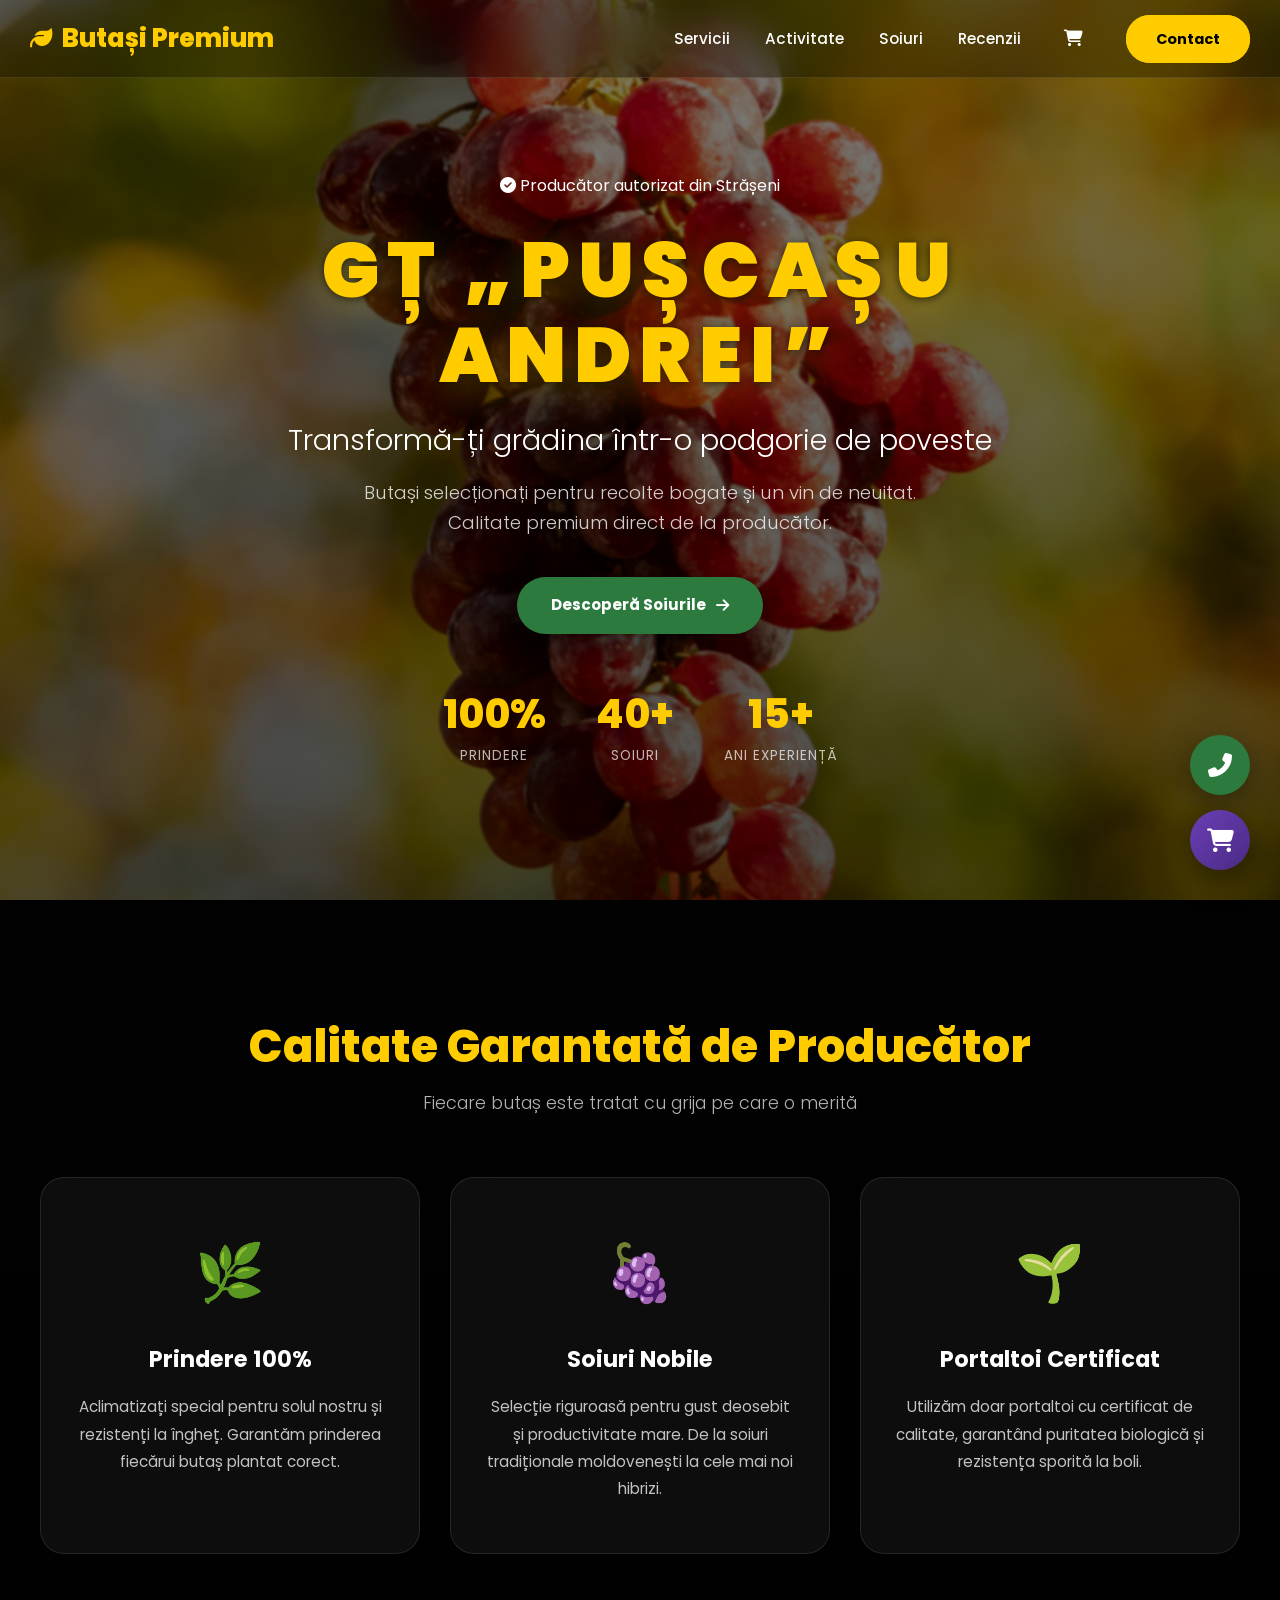
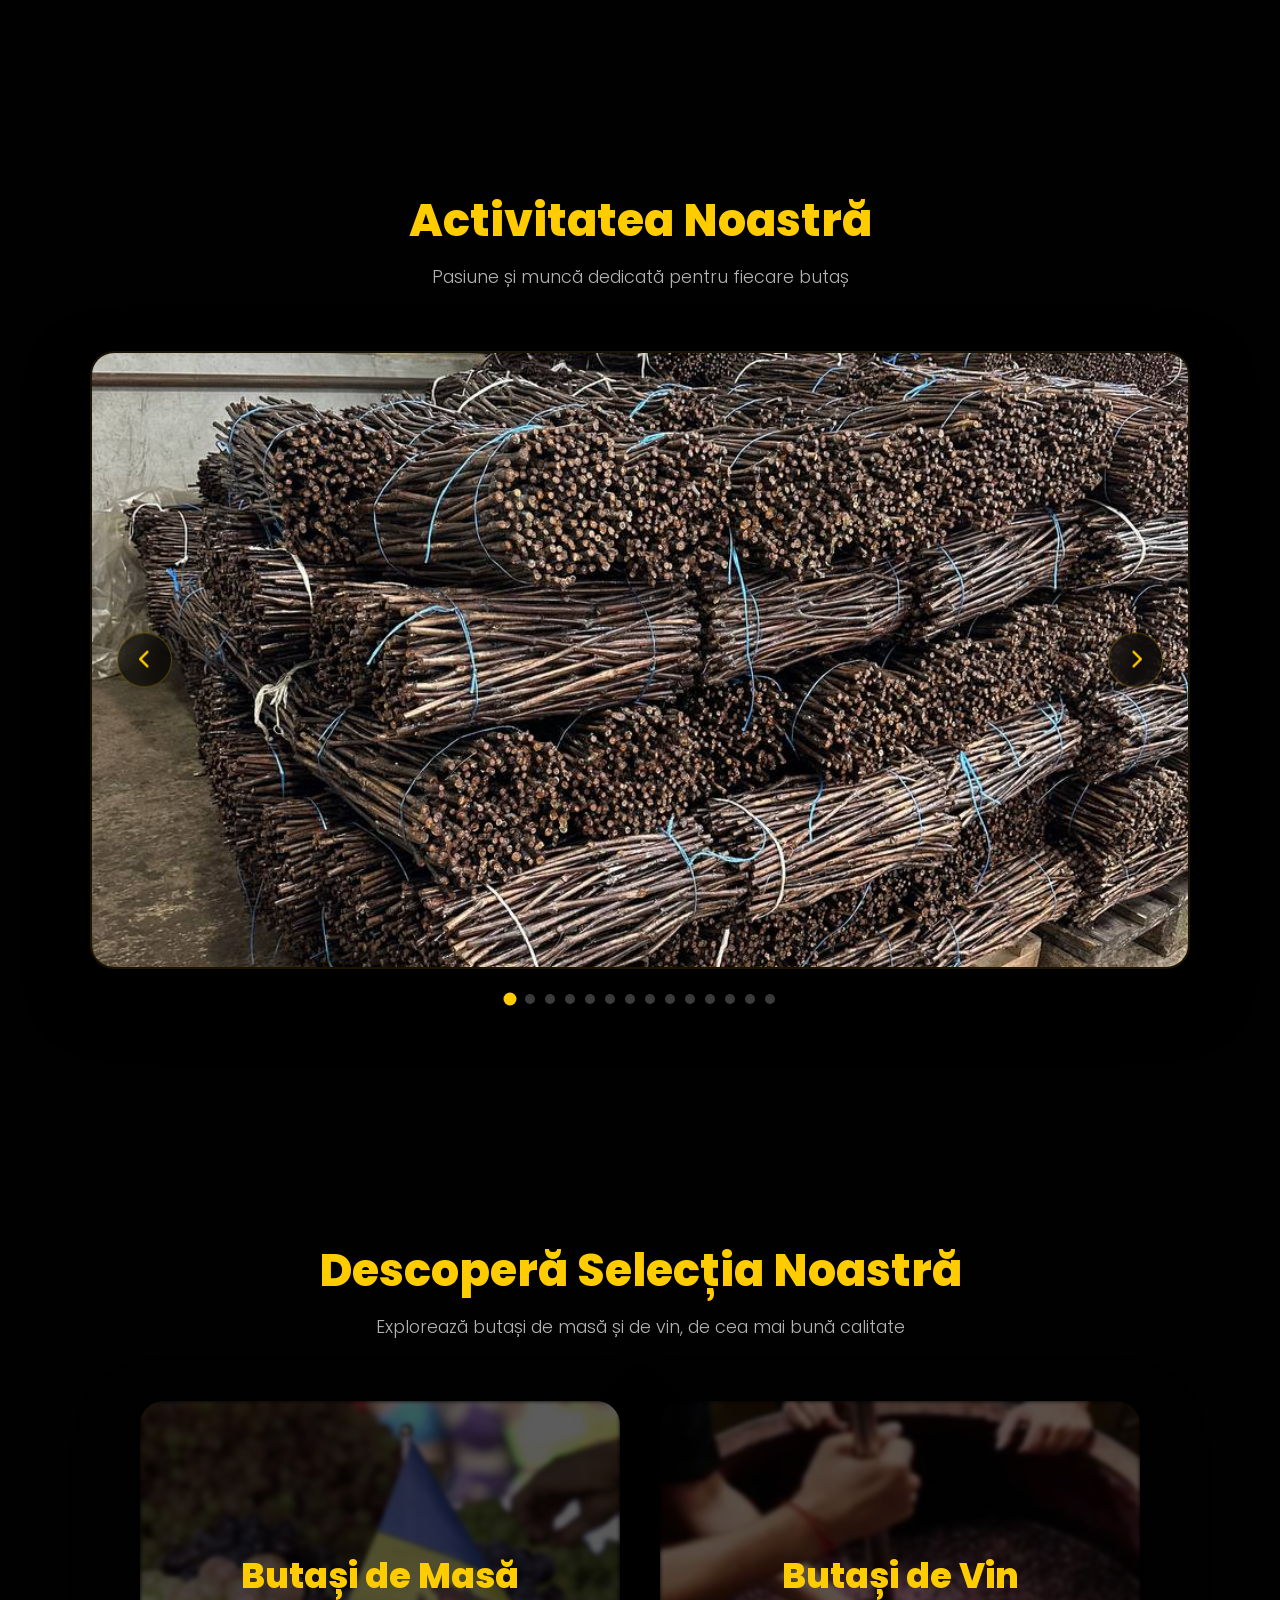
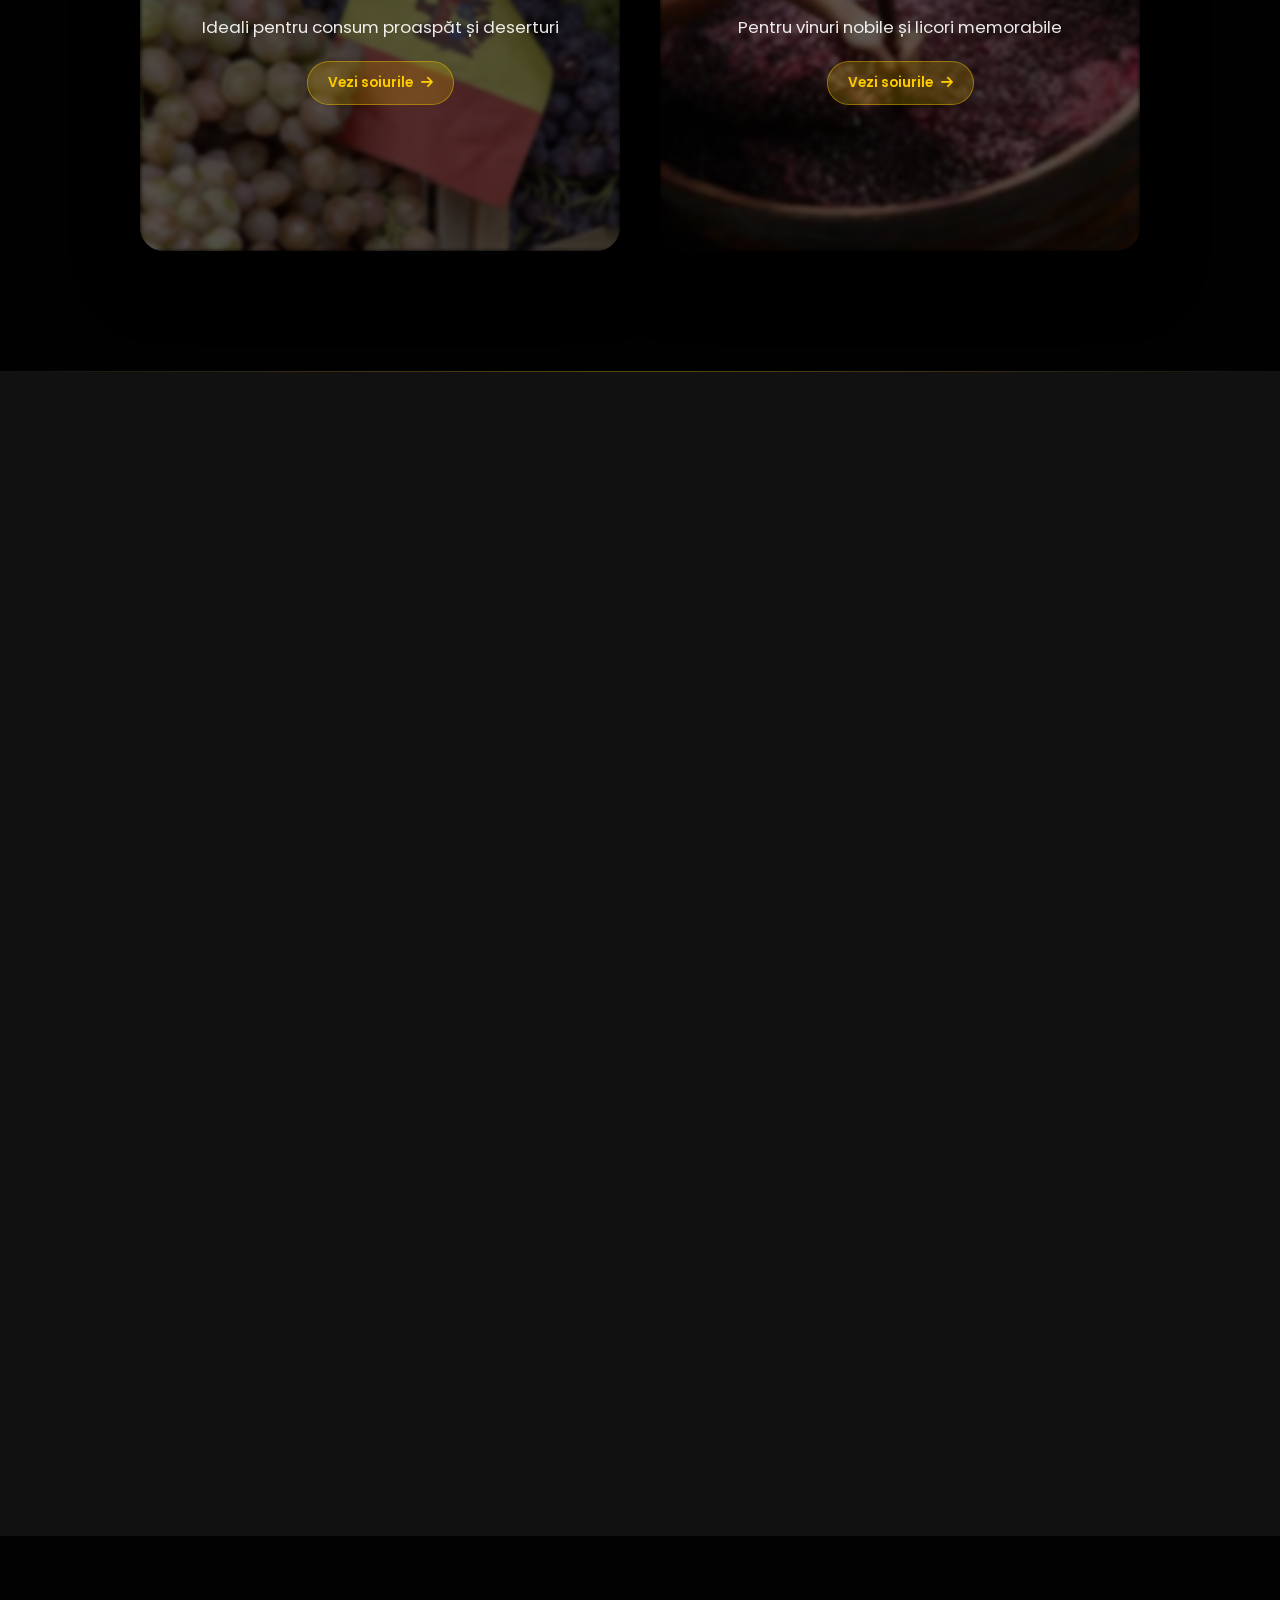
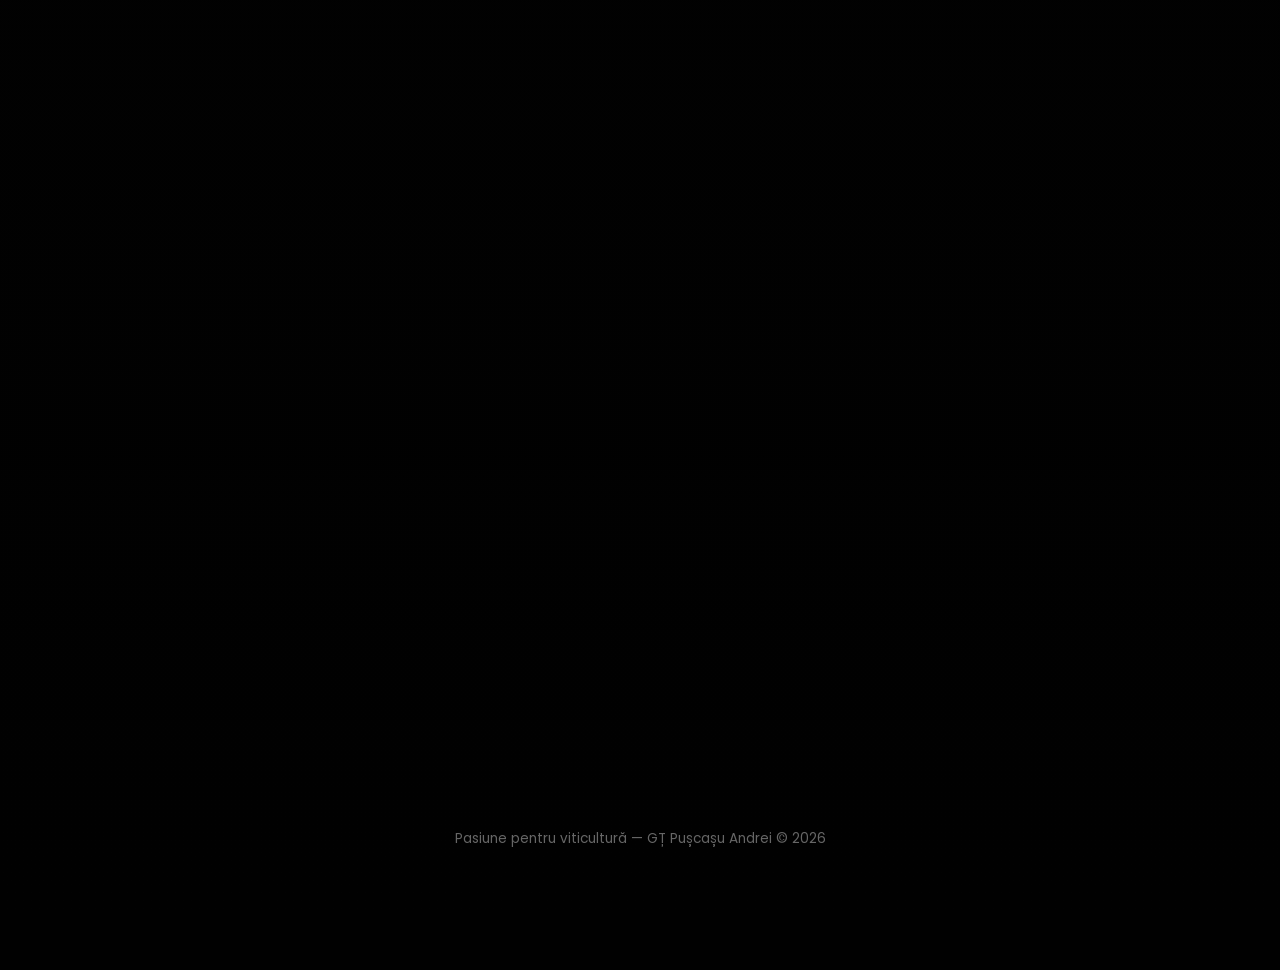
<file: index.html>
<!DOCTYPE html>
<html lang="ro">
<head>
    <meta charset="UTF-8">
    <meta name="viewport" content="width=device-width, initial-scale=1.0, maximum-scale=1.0, user-scalable=no">
    <title>Butași Premium MD – Producător Butași Viță de Vie | GȚ Pușcașu Andrei</title>
    <meta name="description" content="Butași de viță de vie din Moldova, producător din Strășeni, satul Vorniceni. Soiuri de masă și de vin, prindere garantată, calitate premium și preț avantajos.">
    <link rel="canonical" href="https://butasipremium.com/">
    <meta name="keywords" content="butași viță de vie, butași Moldova, butași Strășeni, Vorniceni, viță de vie, soiuri de masă, soiuri de vin, pepinieră viticolă">
    <meta name="google-site-verification" content="s4KlY7zMoYkNX90Z4KT1FX3IvEk9r_F55dx97pqpvt0">
    <meta name="language" content="ro">
    <meta name="geo.region" content="MD">
    <meta name="geo.placename" content="Vorniceni">
    <meta property="og:type" content="website">
    <meta property="og:url" content="https://butasipremium.com/">
    <meta property="og:title" content="Butași Premium MD - GȚ Pușcașu Andrei">
    <meta property="og:description" content="Producător de butași de viță de vie din Strășeni. Calitate premium și prindere garantată.">
    <meta property="og:image" content="https://butasipremium.com/Img/link.jpg">
    <link rel="icon" type="image/png" href="/Img/logoul.png">
    <link rel="apple-touch-icon" href="/Img/logoul.png">
    <link href="https://fonts.googleapis.com/css2?family=Poppins:wght@300;400;600;700;800;900&display=swap" rel="stylesheet">
    <link rel="stylesheet" href="https://cdnjs.cloudflare.com/ajax/libs/font-awesome/6.4.0/css/all.min.css">
    <link rel="stylesheet" href="css/style.css">
    <link rel="stylesheet" href="css/cart.css">

</head>
<body>

    <nav class="navbar" id="navbar">
        <div class="nav-container">
            <a href="index.html" class="nav-logo">
                <i class="fas fa-leaf"></i>
                Butași Premium
            </a>
            <ul class="nav-menu" id="navMenu">
                <li><a href="#servicii" class="nav-link">Servicii</a></li>
                <li><a href="#activitate" class="nav-link">Activitate</a></li>
                <li><a href="#soiuri" class="nav-link">Soiuri</a></li>
                <li><a href="#testimoniale" class="nav-link">Recenzii</a></li>
                <li><a href="cos.html" class="nav-cart" title="Coșul meu de cumpărături"><i class="fas fa-shopping-cart"></i><span class="cart-badge hidden" data-cart-badge>0</span></a></li>
                <li><a href="#contact" class="nav-btn">Contact</a></li>
            </ul>
            <div class="nav-toggle" id="navToggle">
                <span></span>
                <span></span>
                <span></span>
            </div>
        </div>
    </nav>

    <header class="hero" id="top">
        <div class="hero-content">
            <div class="hero-badge fade-in">
                <i class="fas fa-check-circle"></i>
                Producător autorizat din Strășeni
            </div>
            <h1 class="company-name fade-in stagger-1">GȚ „Pușcașu Andrei”</h1>
            <h2 class="hero-subtitle fade-in stagger-2">Transformă-ți grădina într-o podgorie de poveste</h2>
            <p class="hero-description fade-in stagger-2">Butași selecționați pentru recolte bogate și un vin de neuitat. Calitate premium direct de la producător.</p>
            <a href="#soiuri" class="btn btn-primary fade-in stagger-3">
                Descoperă Soiurile
                <i class="fas fa-arrow-right"></i>
            </a>
            <div class="hero-stats fade-in stagger-3">
                <div class="stat-item">
                    <span class="stat-number">100%</span>
                    <span class="stat-label">Prindere</span>
                </div>
                <div class="stat-item">
                    <span class="stat-number">40+</span>
                    <span class="stat-label">Soiuri</span>
                </div>
                <div class="stat-item">
                    <span class="stat-number">15+</span>
                    <span class="stat-label">Ani experiență</span>
                </div>
            </div>
        </div>
    </header>

    <section id="servicii" class="section-glass" style="--bg-image: url('../Img/vin.jpg');">
        <div class="content-wrapper">
            <h2 class="section-title fade-in">Calitate Garantată de Producător</h2>
            <p class="section-subtitle fade-in">Fiecare butaș este tratat cu grija pe care o merită</p>
            <div class="servicii-grid">
                <div class="serviciu-card fade-in stagger-1">
                    <div class="serviciu-icon">🌿</div>
                    <h3>Prindere 100%</h3>
                    <p>Aclimatizați special pentru solul nostru și rezistenți la îngheț. Garantăm prinderea fiecărui butaș plantat corect.</p>
                </div>
                <div class="serviciu-card fade-in stagger-2">
                    <div class="serviciu-icon">🍇</div>
                    <h3>Soiuri Nobile</h3>
                    <p>Selecție riguroasă pentru gust deosebit și productivitate mare. De la soiuri tradiționale moldovenești la cele mai noi hibrizi.</p>
                </div>
                <div class="serviciu-card fade-in stagger-3">
                    <div class="serviciu-icon">🌱</div>
                    <h3>Portaltoi Certificat</h3>
                    <p>Utilizăm doar portaltoi cu certificat de calitate, garantând puritatea biologică și rezistența sporită la boli.</p>
                </div>
            </div>
        </div>
    </section>

    <section id="activitate" class="section-glass" style="--bg-image: url('../Img/vinInspate.jpg');">
        <div class="content-wrapper">
            <h2 class="section-title fade-in">Activitatea Noastră</h2>
            <p class="section-subtitle fade-in">Pasiune și muncă dedicată pentru fiecare butaș</p>
            <div class="carousel-wrapper fade-in">
                <div class="carousel-container">
                    <div class="carousel-track" id="carouselTrack">
                        <div class="carousel-slide"><img src="poze activitate/1.jpg" alt="Depozit butași"></div>
                        <div class="carousel-slide"><img src="poze activitate/2.jpg" alt="Pregătire butași"></div>
                        <div class="carousel-slide video-split">
                            <video autoplay muted loop playsinline><source src="poze activitate/3.mp4" type="video/mp4"></video>
                            <video autoplay muted loop playsinline><source src="poze activitate/4.mp4" type="video/mp4"></video>
                        </div>
                        <div class="carousel-slide"><img src="poze activitate/5.jpg" alt="Procesare"></div>
                        <div class="carousel-slide"><img src="poze activitate/6.jpg" alt="Lucru manual"></div>
                        <div class="carousel-slide"><img src="poze activitate/7.jpg" alt="Seră butași"></div>
                        <div class="carousel-slide"><img src="poze activitate/8.jpg" alt="Răsadniță"></div>
                        <div class="carousel-slide"><img src="poze activitate/9.jpg" alt="Câmp viță de vie"></div>
                        <div class="carousel-slide"><img src="poze activitate/10.jpg" alt="Plantare"></div>
                        <div class="carousel-slide"><img src="poze activitate/11.jpg" alt="Echipa la lucru"></div>
                        <div class="carousel-slide"><img src="poze activitate/12.jpg" alt="Recoltă"></div>
                        <div class="carousel-slide"><img src="poze activitate/13.jpg" alt="Butași finali"></div>
                        <div class="carousel-slide"><img src="poze activitate/14.jpg" alt="Ambalare"></div>
                        <div class="carousel-slide"><img src="poze activitate/15.jpg" alt="Livrare"></div>
                    </div>
                    <button class="carousel-btn prev" id="prevBtn" aria-label="Anterior"><i class="fas fa-chevron-left"></i></button>
                    <button class="carousel-btn next" id="nextBtn" aria-label="Următor"><i class="fas fa-chevron-right"></i></button>
                </div>
                <div class="carousel-dots" id="carouselDots"></div>
            </div>
        </div>
    </section>

    <section id="soiuri" class="section-glass" style="--bg-image: url('../Img/grape.jpg');">
        <div class="content-wrapper">
            <h2 class="section-title fade-in">Descoperă Selecția Noastră</h2>
            <p class="section-subtitle fade-in">Explorează butași de masă și de vin, de cea mai bună calitate</p>
            <div class="categorii-grid">
                <a href="butasi-masa.html" class="categorie-card fade-in stagger-1">
                    <img src="Img/masa.jpg" alt="Butași de Masă">
                    <div class="categorie-overlay">
                        <h3>Butași de Masă</h3>
                        <p>Ideali pentru consum proaspăt și deserturi</p>
                        <span class="tap-hint">Vezi soiurile <i class="fas fa-arrow-right"></i></span>
                    </div>
                </a>
                <a href="butasi-vin.html" class="categorie-card fade-in stagger-2">
                    <img src="Img/vinbutoi.jpg" alt="Butași de Vin">
                    <div class="categorie-overlay">
                        <h3>Butași de Vin</h3>
                        <p>Pentru vinuri nobile și licori memorabile</p>
                        <span class="tap-hint">Vezi soiurile <i class="fas fa-arrow-right"></i></span>
                    </div>
                </a>
            </div>
        </div>
    </section>

    <section id="testimoniale" class="testimonials-section">
        <div class="content-wrapper">
            <h2 class="section-title fade-in">Ce Spun Clienții Noștri</h2>
            <p class="section-subtitle fade-in">Peste 500 de grădini transformate cu butașii noștri</p>
            <div class="testimonials-grid">
                <div class="testimonial-card fade-in stagger-1">
                    <div class="testimonial-quote">"</div>
                    <p class="testimonial-text">Am comandat 50 de butași de Fetească Neagră și Muscat Ottonel. Prinderea a fost aproape 100%, iar calitatea butașilor este excepțională. Recomand cu încredere!</p>
                    <div class="testimonial-author">
                        <div class="testimonial-avatar">IC</div>
                        <div class="testimonial-info">
                            <h4>Ion Cojocaru</h4>
                            <span>Orhei, Republica Moldova</span>
                            <div class="testimonial-stars">
                                <i class="fas fa-star"></i>
                                <i class="fas fa-star"></i>
                                <i class="fas fa-star"></i>
                                <i class="fas fa-star"></i>
                                <i class="fas fa-star"></i>
                            </div>
                        </div>
                    </div>
                </div>
                <div class="testimonial-card fade-in stagger-2">
                    <div class="testimonial-quote">"</div>
                    <p class="testimonial-text">De 3 ani cumpăr butași de la GȚ Pușcașu Andrei. Soiurile de masă sunt dulci și aromate exact cum promiteau. Livrarea rapidă și ambalarea profesionistă.</p>
                    <div class="testimonial-author">
                        <div class="testimonial-avatar">MP</div>
                        <div class="testimonial-info">
                            <h4>Mariana Popescu</h4>
                            <span>Bălți, Republica Moldova</span>
                            <div class="testimonial-stars">
                                <i class="fas fa-star"></i>
                                <i class="fas fa-star"></i>
                                <i class="fas fa-star"></i>
                                <i class="fas fa-star"></i>
                                <i class="fas fa-star"></i>
                            </div>
                        </div>
                    </div>
                </div>
                <div class="testimonial-card fade-in stagger-3">
                    <div class="testimonial-quote">"</div>
                    <p class="testimonial-text">Am plantat un hectar cu Cabernet Sauvignon și Merlot. Butașii au prins toți, iar acum avem o podgorie superbă. Mulțumim pentru consultanța oferită!</p>
                    <div class="testimonial-author">
                        <div class="testimonial-avatar">VC</div>
                        <div class="testimonial-info">
                            <h4>Vasile Ciobanu</h4>
                            <span>Căușeni, Republica Moldova</span>
                            <div class="testimonial-stars">
                                <i class="fas fa-star"></i>
                                <i class="fas fa-star"></i>
                                <i class="fas fa-star"></i>
                                <i class="fas fa-star"></i>
                                <i class="fas fa-star-half-alt"></i>
                            </div>
                        </div>
                    </div>
                </div>
                <div class="testimonial-card fade-in stagger-1">
                    <div class="testimonial-quote">"</div>
                    <p class="testimonial-text">Butașii de Muscat Italia sunt cei mai buni pe care i-am avut. Strugurii sunt mari, dulci și foarte aromati. O să mai comand și anul viitor!</p>
                    <div class="testimonial-author">
                        <div class="testimonial-avatar">ET</div>
                        <div class="testimonial-info">
                            <h4>Elena Toma</h4>
                            <span>Chișinău, Republica Moldova</span>
                            <div class="testimonial-stars">
                                <i class="fas fa-star"></i>
                                <i class="fas fa-star"></i>
                                <i class="fas fa-star"></i>
                                <i class="fas fa-star"></i>
                                <i class="fas fa-star"></i>
                            </div>
                        </div>
                    </div>
                </div>
                <div class="testimonial-card fade-in stagger-2">
                    <div class="testimonial-quote">"</div>
                    <p class="testimonial-text">Serviciu excelent! Am primit butașii în 2 zile, ambalați perfect. Am plantat 30 de butași de Viorica și Rkatsiteli. Toți au prins fără probleme.</p>
                    <div class="testimonial-author">
                        <div class="testimonial-avatar">DR</div>
                        <div class="testimonial-info">
                            <h4>Dumitru Rusu</h4>
                            <span>Comrat, Republica Moldova</span>
                            <div class="testimonial-stars">
                                <i class="fas fa-star"></i>
                                <i class="fas fa-star"></i>
                                <i class="fas fa-star"></i>
                                <i class="fas fa-star"></i>
                                <i class="fas fa-star"></i>
                            </div>
                        </div>
                    </div>
                </div>
                <div class="testimonial-card fade-in stagger-3">
                    <div class="testimonial-quote">"</div>
                    <p class="testimonial-text">Am cumpărat butași premium (Avatar, Lamborghini) pentru grădina mea. Sunt soiuri rare și deosebite. Calitatea este pe măsura prețului!</p>
                    <div class="testimonial-author">
                        <div class="testimonial-avatar">AM</div>
                        <div class="testimonial-info">
                            <h4>Andrei Marin</h4>
                            <span>Soroca, Republica Moldova</span>
                            <div class="testimonial-stars">
                                <i class="fas fa-star"></i>
                                <i class="fas fa-star"></i>
                                <i class="fas fa-star"></i>
                                <i class="fas fa-star"></i>
                                <i class="fas fa-star"></i>
                            </div>
                        </div>
                    </div>
                </div>
            </div>
        </div>
    </section>

    <footer id="contact" class="section-glass" style="--bg-image: url('../Img/grape.jpg');">
        <div class="content-wrapper">
            <h2 class="section-title fade-in">Suntem la un mesaj distanță</h2>
            <p class="section-subtitle fade-in">Alege metoda preferată de comunicare și hai să discutăm</p>
            <div class="contact-grid fade-in">
                <div class="contact-map">
                    <h3><i class="fas fa-map-marked-alt"></i> Găsește-ne aici</h3>
                    <iframe src="https://www.google.com/maps/embed?pb=!1m18!1m12!1m3!1d21706.022366852674!2d28.425495599999998!3d47.15290314999999!2m3!1f0!2f0!3f0!3m2!1i1024!2i768!4f13.1!3m3!1m2!1s0x40cbc90018c83d89%3A0x67878f9940a063db!2sGt%E2%80%9DPuscasu%20Andrei!5e0!3m2!1sro!2s!4v1767385154631!5m2!1sro!2s" allowfullscreen="" loading="lazy" referrerpolicy="no-referrer-when-downgrade"></iframe>
                </div>
                <div class="contact-info">
                    <div class="contact-data">
                        <a href="tel:+37369705404" class="data-item">
                            <i class="fas fa-phone-alt"></i>
                            <span>069 705 404 / 060 010 332</span>
                        </a>
                        <div class="data-item">
                            <i class="fas fa-map-marker-alt"></i>
                            <span>Vorniceni, Strășeni, Republica Moldova</span>
                        </div>
                        <a href="mailto:gt.puscasu.andrei@gmail.com" class="data-item">
                            <i class="fas fa-envelope"></i>
                            <span>gt.puscasu.andrei@gmail.com</span>
                        </a>
                    </div>
                    <div class="social-box">
                        <h3>Social Media</h3>
                        <div class="social-icons">
                            <a href="tel:+37362192902" class="social-btn" title="Sună acum"><i class="fas fa-phone-alt"></i></a>
                            <a href="https://www.tiktok.com/@gt.puscasu.andrei" target="_blank" class="social-btn" title="TikTok"><i class="fab fa-tiktok"></i></a>
                        </div>
                    </div>
                </div>
            </div>
            <p class="copyright">
                 Pasiune pentru viticultură — GȚ Pușcașu Andrei © 2026
            </p>
        </div>
    </footer>

    <div class="floating-cta">
        <a href="tel:+37369705404" class="float-btn phone" title="Sună acum">
            <i class="fas fa-phone-alt"></i>
        </a>
        <a href="cos.html" class="float-btn cart" title="Coșul meu de cumpărături">
            <i class="fas fa-shopping-cart"></i>
            <span class="cart-badge hidden" data-cart-badge>0</span>
        </a>
    </div>

    <script src="js/main.js"></script>
    <script src="js/cart.js"></script>
</body>
</html>
</file>
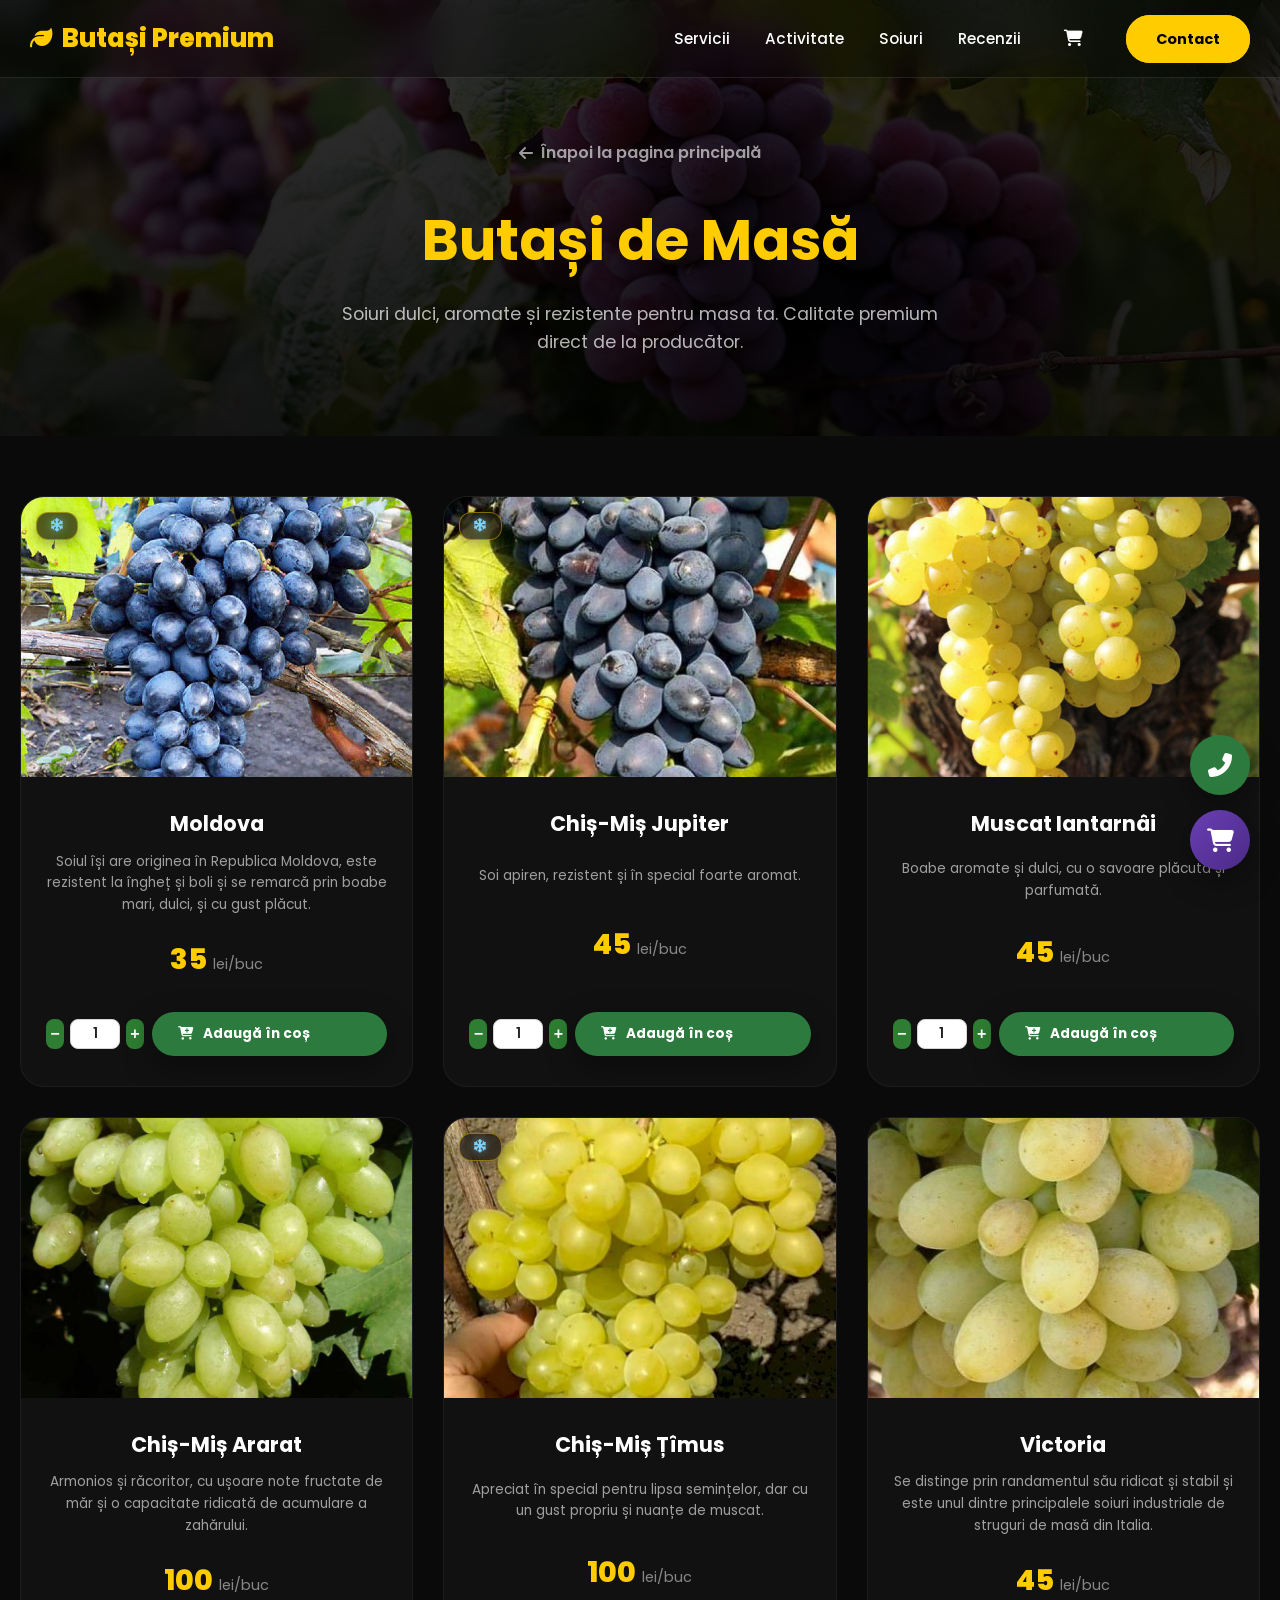
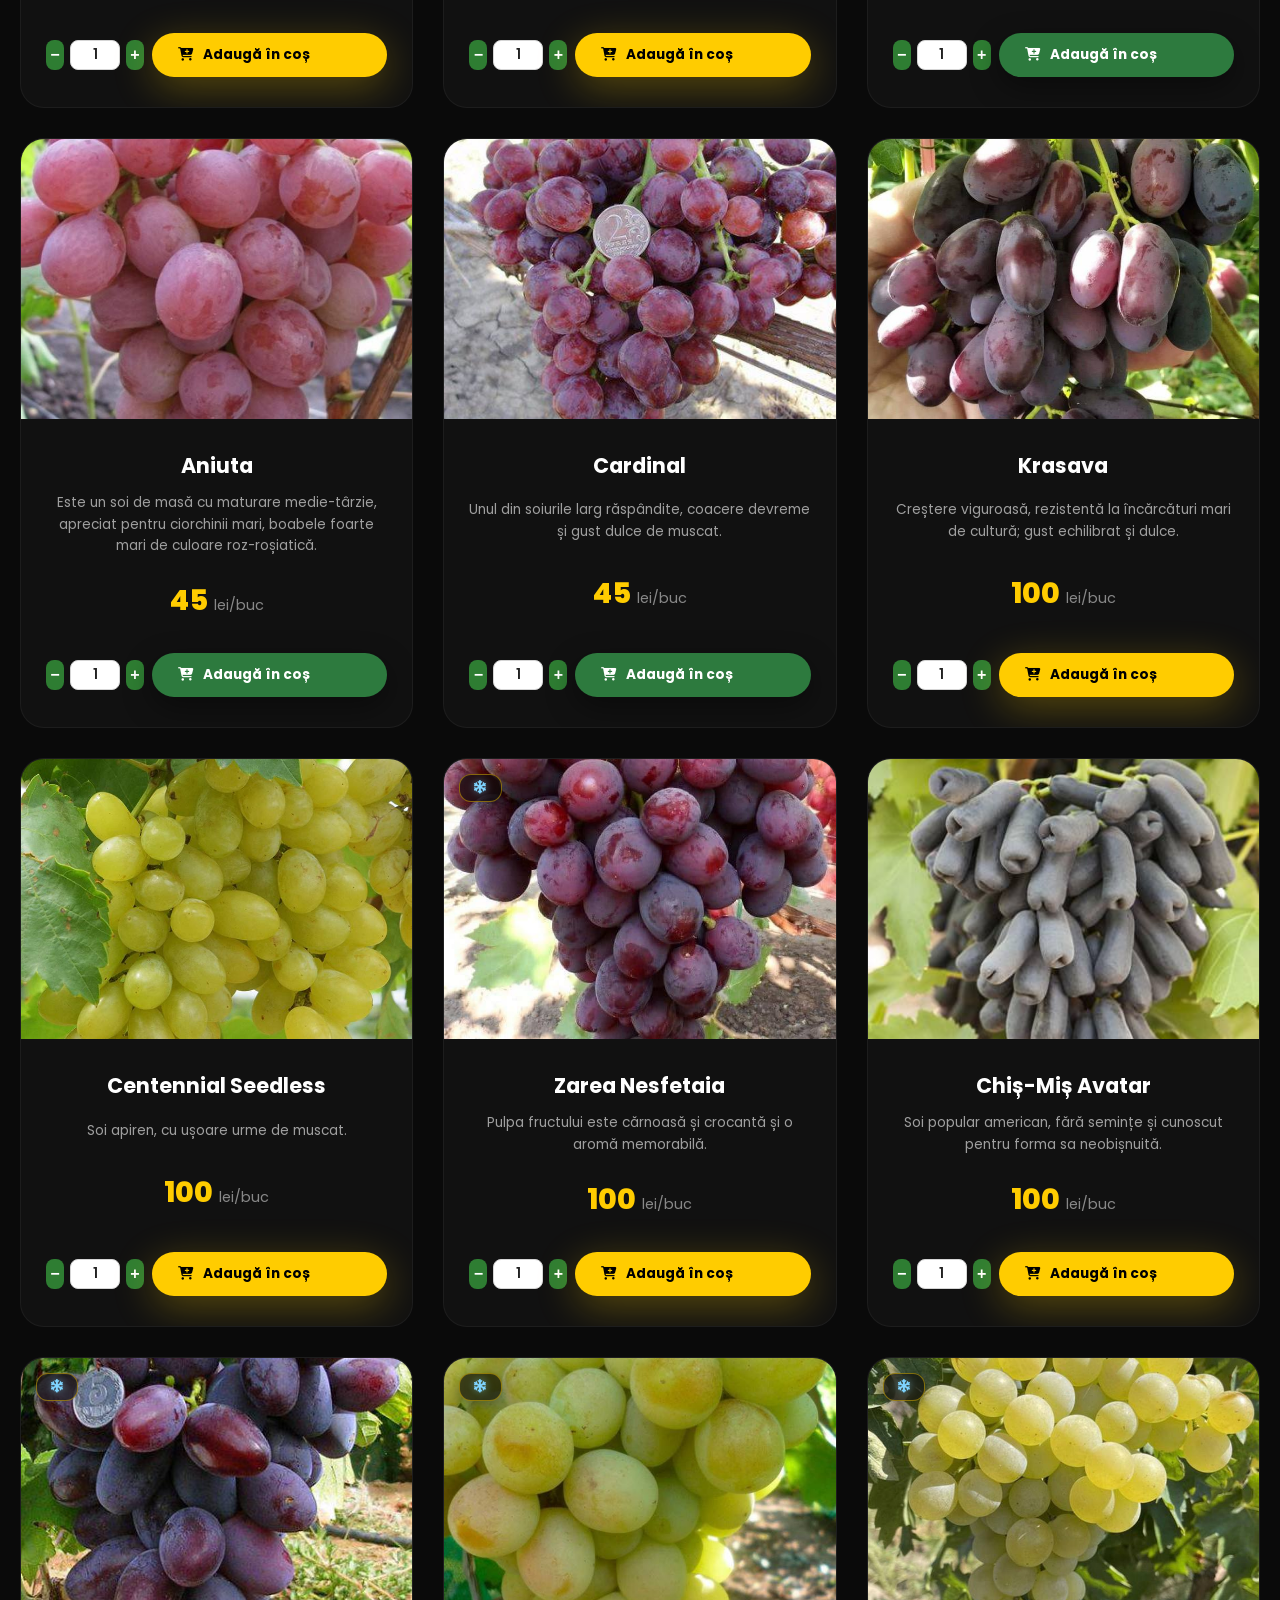
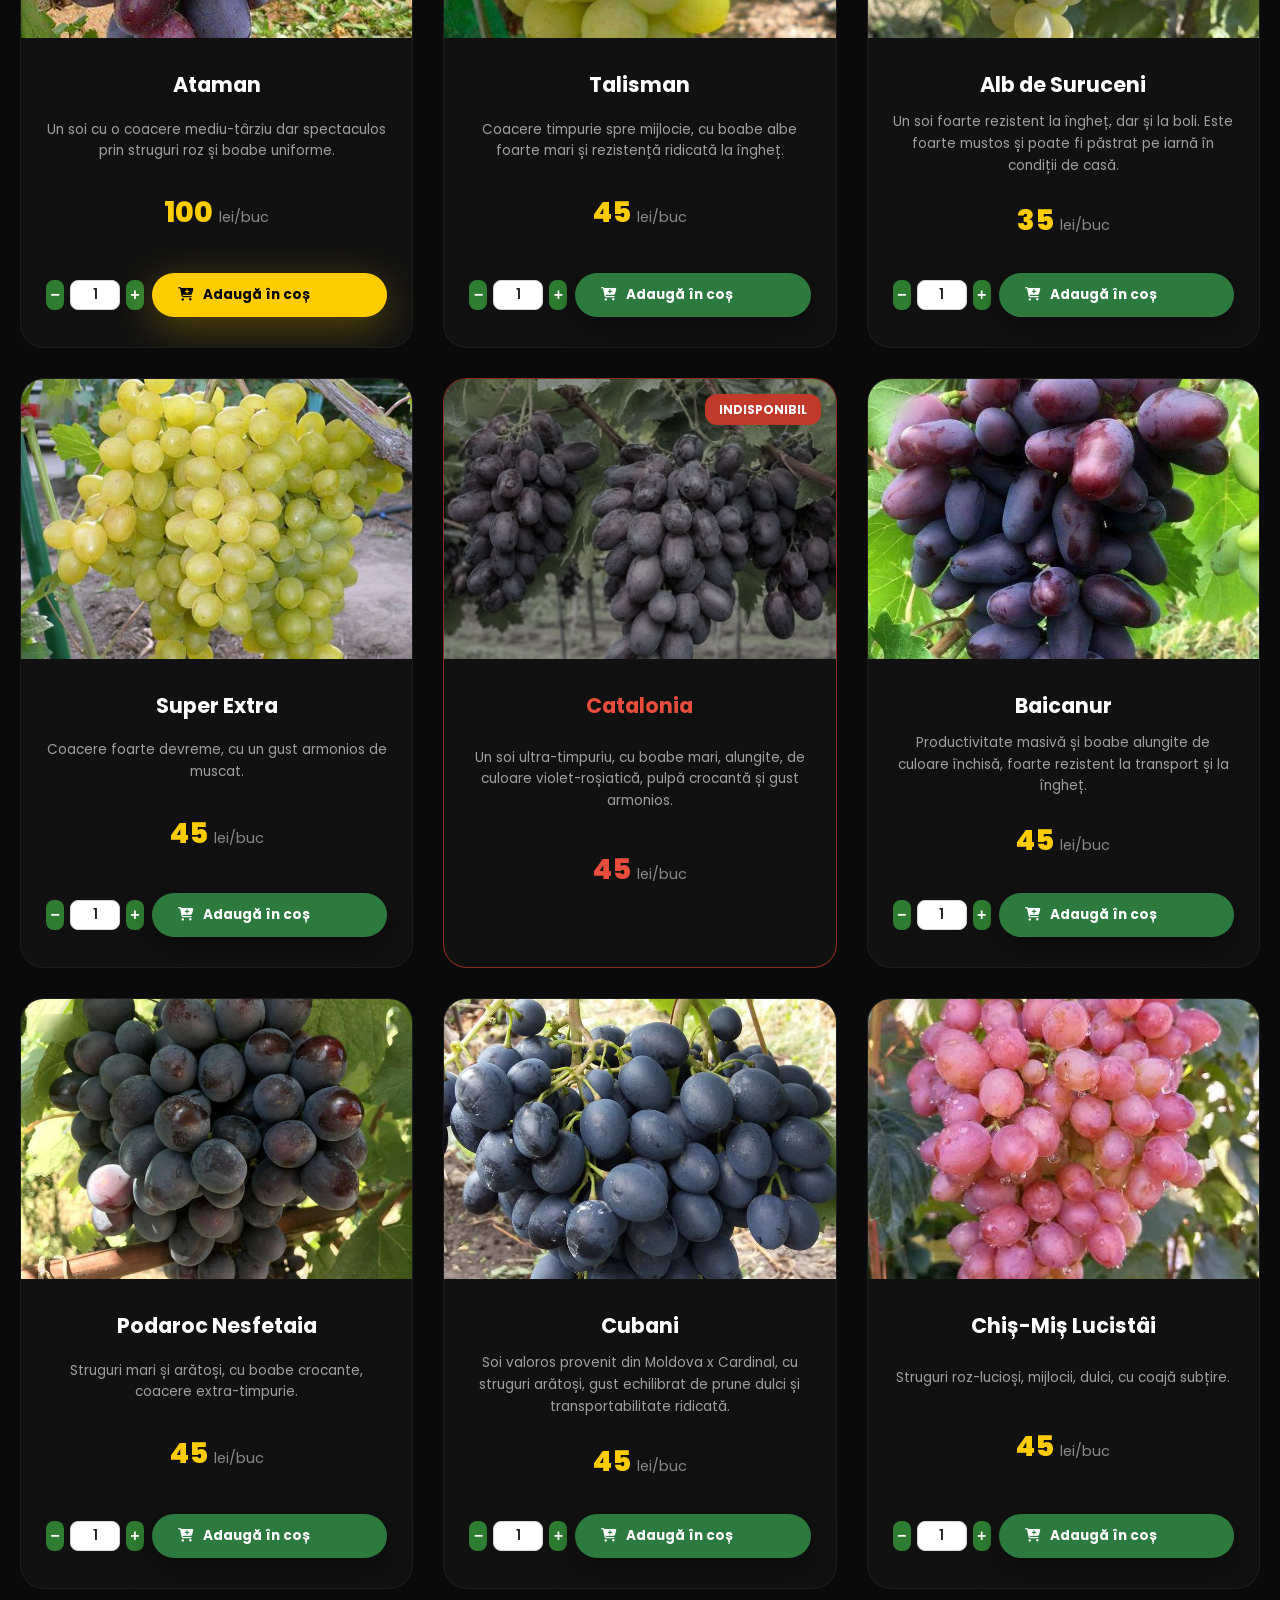
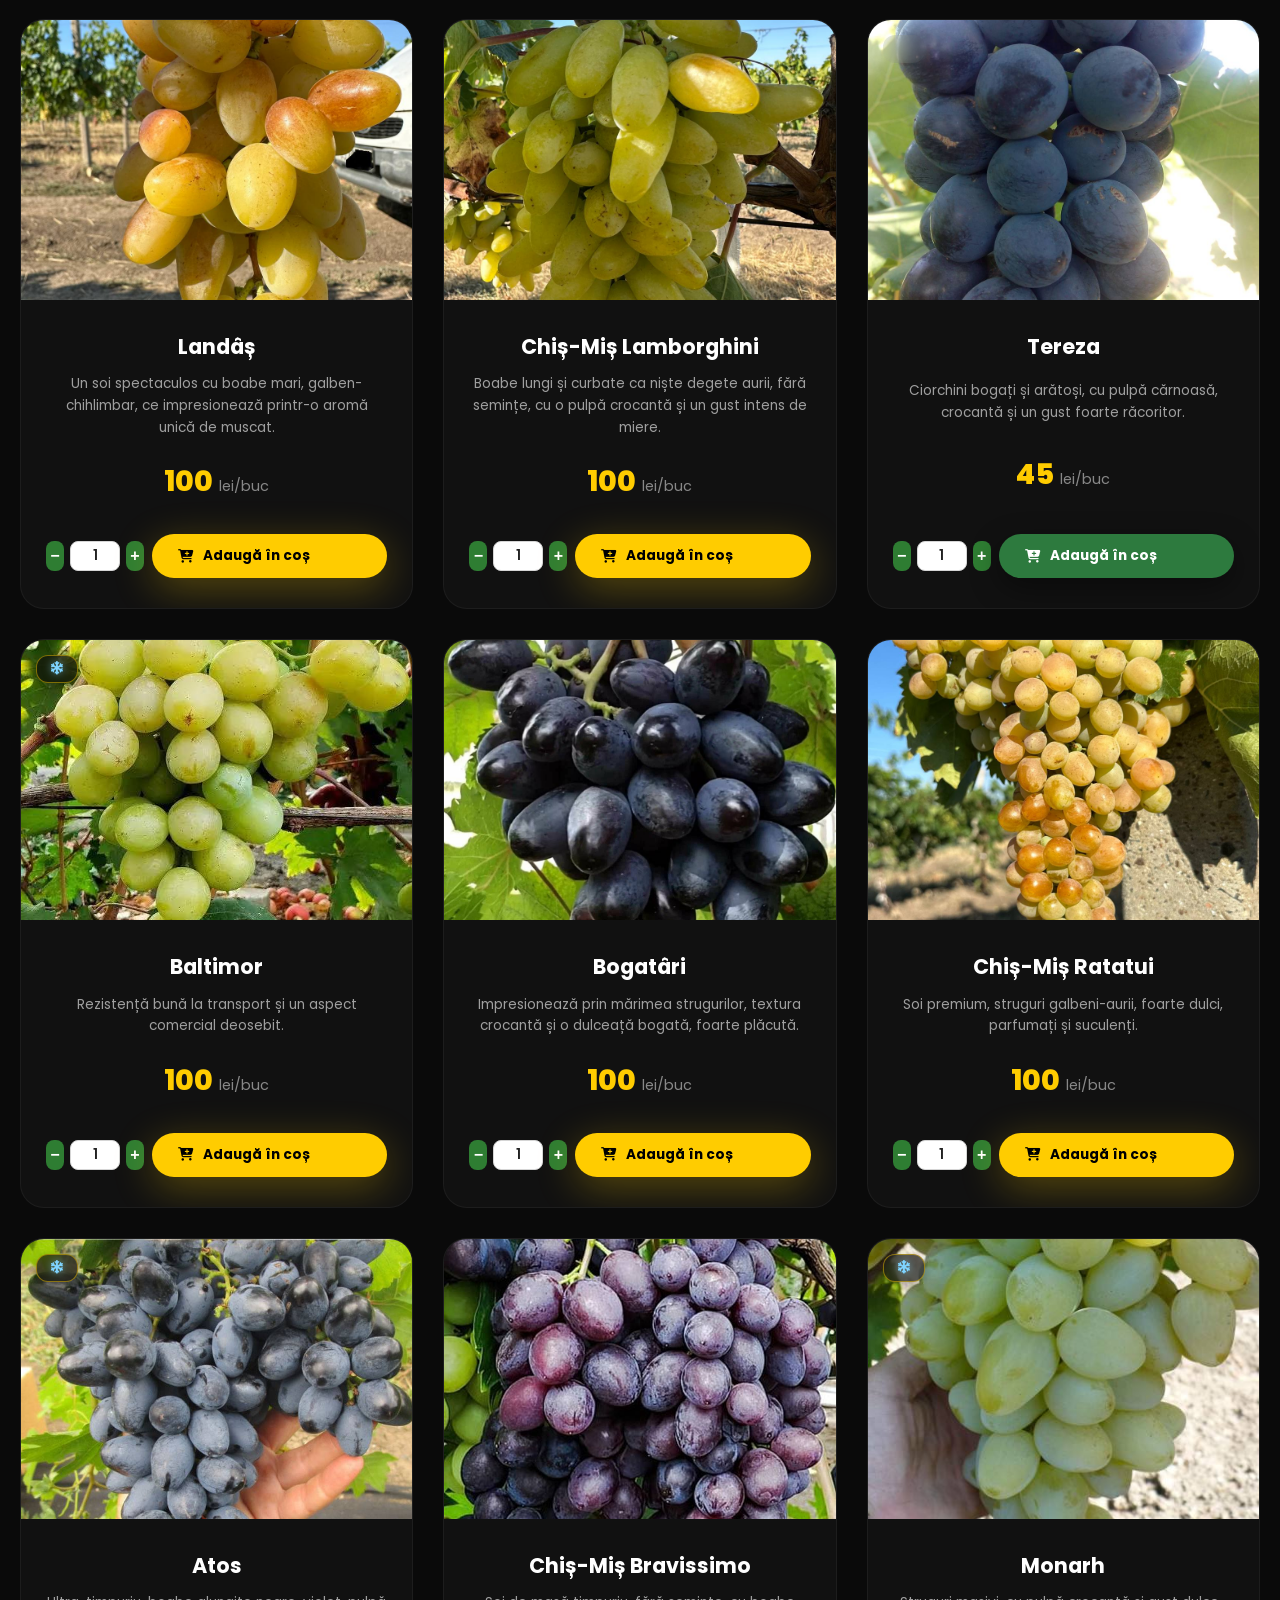
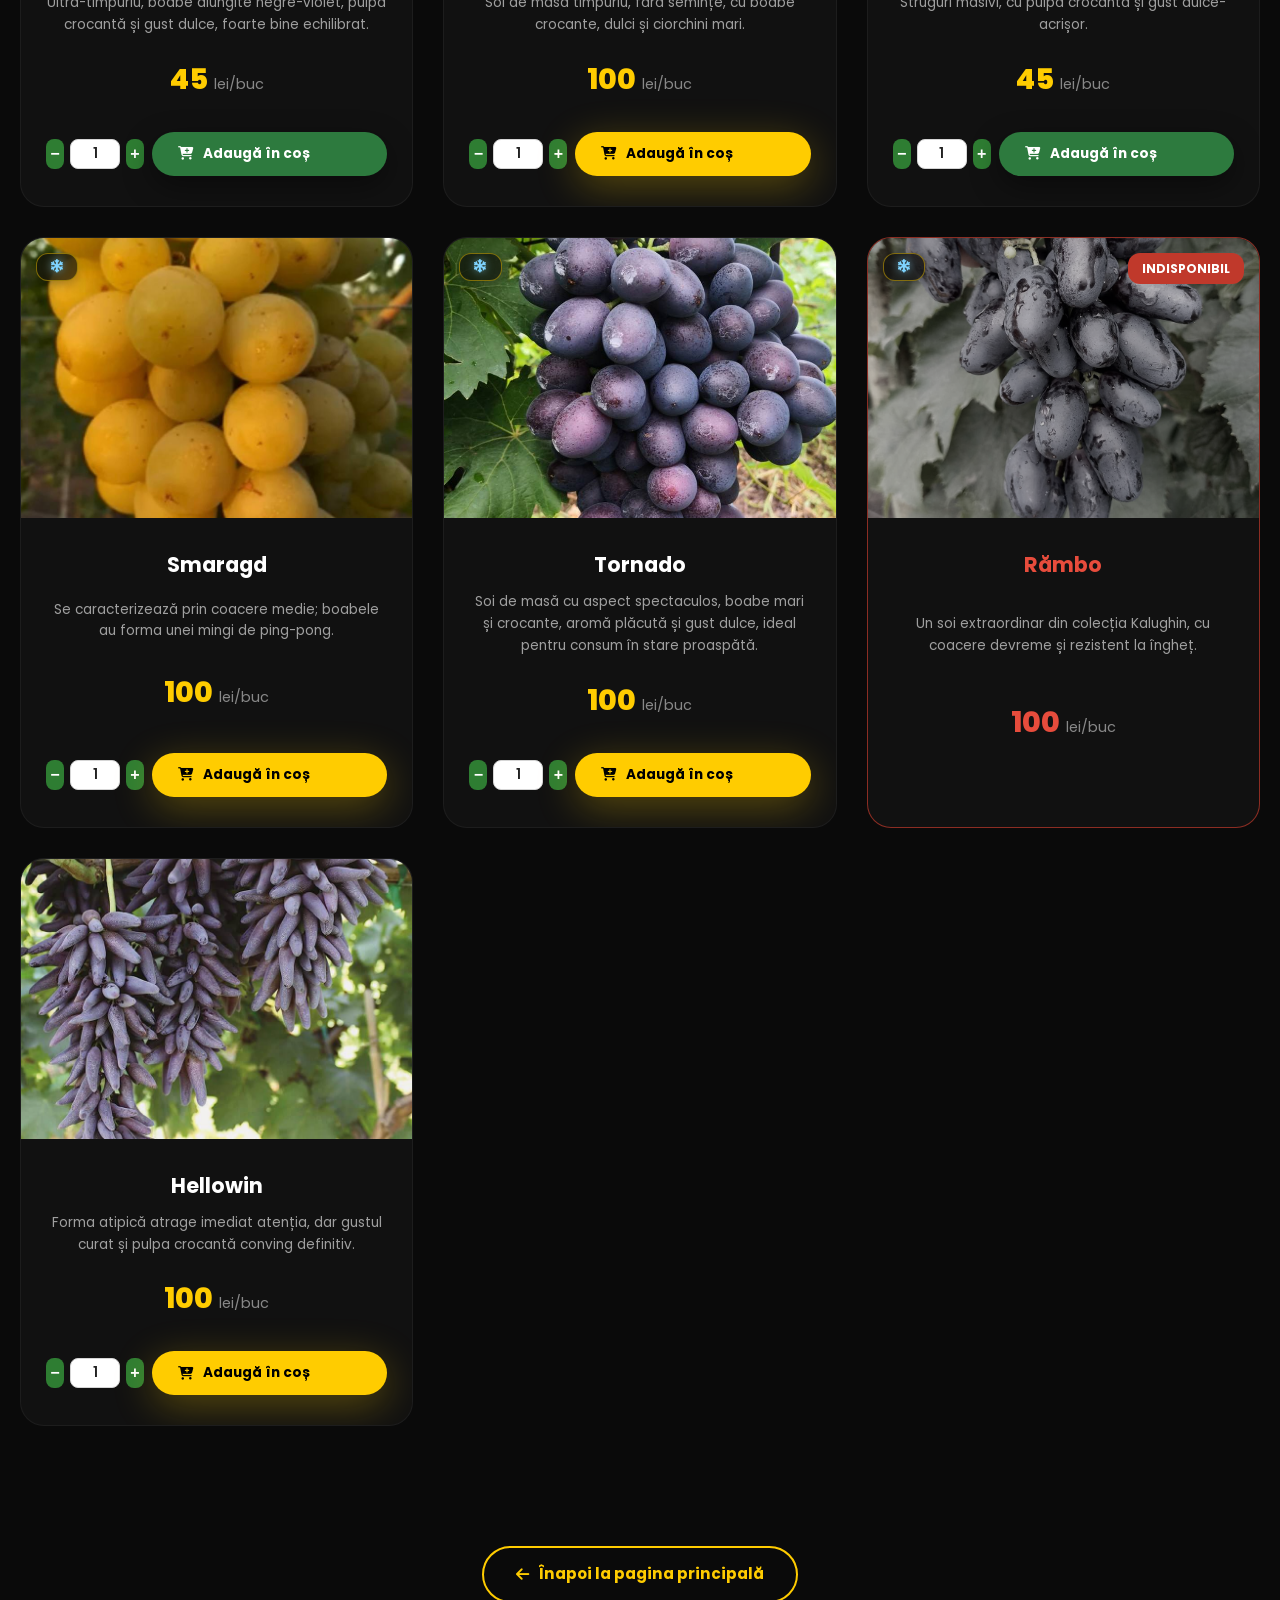
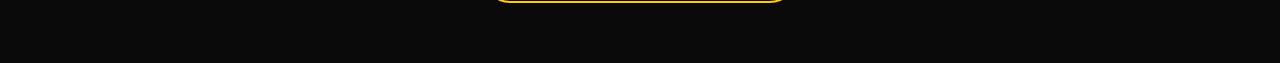
<file: butasi-masa.html>
<!DOCTYPE html>
<html lang="ro">
<head>
    <meta charset="UTF-8">
    <meta name="viewport" content="width=device-width, initial-scale=1.0">
    <title>Butași de Masă | Butași Premium MD</title>
    <meta name="description" content="Butași de viță de vie pentru masă - soiuri dulci, aromate și rezistente. Muscat Italia, Monarh, Super Extra și altele. Producător din Strășeni, Moldova.">
    <link rel="canonical" href="https://butasipremium.com/butasi-masa.html">
    <link rel="icon" type="image/png" href="Img/logoul.png">
    <link href="https://fonts.googleapis.com/css2?family=Poppins:wght@300;400;600;700;800&display=swap" rel="stylesheet">
    <link rel="stylesheet" href="https://cdnjs.cloudflare.com/ajax/libs/font-awesome/6.4.0/css/all.min.css">
    <link rel="stylesheet" href="css/style.css">
    <link rel="stylesheet" href="css/cart.css">
</head>
<body>

    <nav class="navbar" id="navbar">
        <div class="nav-container">
            <a href="index.html" class="nav-logo">
                <i class="fas fa-leaf"></i>
                Butași Premium
            </a>
            <ul class="nav-menu" id="navMenu">
                <li><a href="index.html#servicii" class="nav-link">Servicii</a></li>
                <li><a href="index.html#activitate" class="nav-link">Activitate</a></li>
                <li><a href="index.html#soiuri" class="nav-link">Soiuri</a></li>
                <li><a href="index.html#testimoniale" class="nav-link">Recenzii</a></li>
                <li><a href="cos.html" class="nav-cart" title="Coșul meu de cumpărături"><i class="fas fa-shopping-cart"></i><span class="cart-badge hidden" data-cart-badge>0</span></a></li>
                <li><a href="index.html#contact" class="nav-btn">Contact</a></li>
            </ul>
            <div class="nav-toggle" id="navToggle">
                <span></span>
                <span></span>
                <span></span>
            </div>
        </div>
    </nav>

    <header class="shop-header shop-header-bg-masa">
        <div class="shop-header-content">
            <a href="index.html" class="back-link">
                <i class="fas fa-arrow-left"></i> Înapoi la pagina principală
            </a>
            <h1>Butași de Masă</h1>
            <p>Soiuri dulci, aromate și rezistente pentru masa ta. Calitate premium direct de la producător.</p>
        </div>
    </header>

    <div class="product-grid">
        <div class="product-card fade-in" data-category="masa" data-available="true" data-temp="-24">
            <div class="product-img-wrapper">
                <span class="temp-badge"><i class="fas fa-snowflake"></i> </span>
                <img src="Masa/Moldova.jpg" alt="Moldova">
                <span class="product-badge">În stoc</span>
            </div>
            <div class="product-info">
                <h3 class="product-title">Moldova</h3>
                <p class="product-desc">Soiul își are originea în Republica Moldova, este rezistent la îngheț și boli și se remarcă prin boabe mari, dulci, și cu gust plăcut.</p>
                <div class="product-price">35 <span>lei/buc</span></div>
                <div class="product-actions">
                    <a href="tel:+37369705404" class="btn btn-primary btn-sm"><i class="fas fa-phone"></i> Comandă</a>
                </div>
            </div>
        </div>

        <div class="product-card fade-in stagger-1" data-category="masa" data-available="true" data-temp="-27">
            <div class="product-img-wrapper">
                <span class="temp-badge"><i class="fas fa-snowflake"></i> </span>
                <img src="Masa/ChisMisJupiter.jpg" alt="Chiș-Miș Jupiter">
                <span class="product-badge">În stoc</span>
            </div>
            <div class="product-info">
                <h3 class="product-title">Chiș-Miș Jupiter</h3>
                <p class="product-desc">Soi apiren, rezistent și în special foarte aromat.</p>
                <div class="product-price">45 <span>lei/buc</span></div>
                <div class="product-actions">
                    <a href="tel:+37369705404" class="btn btn-primary btn-sm"><i class="fas fa-phone"></i> Comandă</a>
                </div>
            </div>
        </div>

        <div class="product-card fade-in stagger-2" data-category="masa" data-available="true" data-temp="-20">
            <div class="product-img-wrapper">
                <img src="Masa/MuscatIantarnai.jpg" alt="Muscat Iantarnâi">
                <span class="product-badge">În stoc</span>
            </div>
            <div class="product-info">
                <h3 class="product-title">Muscat Iantarnâi</h3>
                <p class="product-desc">Boabe aromate și dulci, cu o savoare plăcută și parfumată.</p>
                <div class="product-price">45 <span>lei/buc</span></div>
                <div class="product-actions">
                    <a href="tel:+37369705404" class="btn btn-primary btn-sm"><i class="fas fa-phone"></i> Comandă</a>
                </div>
            </div>
        </div>

        <div class="product-card fade-in" data-category="masa" data-available="true" data-temp="-22">
            <div class="product-img-wrapper">
                <img src="Masa/ChisMisArarat.jpg" alt="Chiș-Miș Ararat">
                <span class="product-badge">În stoc</span>
            </div>
            <div class="product-info">
                <h3 class="product-title">Chiș-Miș Ararat</h3>
                <p class="product-desc">Armonios și răcoritor, cu ușoare note fructate de măr și o capacitate ridicată de acumulare a zahărului.</p>
                <div class="product-price">100 <span>lei/buc</span></div>
                <div class="product-actions">
                    <a href="tel:+37369705404" class="btn btn-primary btn-sm"><i class="fas fa-phone"></i> Comandă</a>
                </div>
            </div>
        </div>

        <div class="product-card fade-in stagger-1" data-category="masa" data-available="true" data-temp="-23">
            <div class="product-img-wrapper">
                <span class="temp-badge"><i class="fas fa-snowflake"></i> </span>
                <img src="Masa/ChisMisTamus.jpg" alt="Chiș-Miș Țîmus">
                <span class="product-badge">În stoc</span>
            </div>
            <div class="product-info">
                <h3 class="product-title">Chiș-Miș Țîmus</h3>
                <p class="product-desc">Apreciat în special pentru lipsa semințelor, dar cu un gust propriu și nuanțe de muscat.</p>
                <div class="product-price">100 <span>lei/buc</span></div>
                <div class="product-actions">
                    <a href="tel:+37369705404" class="btn btn-primary btn-sm"><i class="fas fa-phone"></i> Comandă</a>
                </div>
            </div>
        </div>

        <div class="product-card fade-in stagger-2" data-category="masa" data-available="true" data-temp="-21">
            <div class="product-img-wrapper">
                <img src="Masa/Victoria.jpg" alt="Victoria">
                <span class="product-badge">În stoc</span>
            </div>
            <div class="product-info">
                <h3 class="product-title">Victoria</h3>
                <p class="product-desc">Se distinge prin randamentul său ridicat și stabil și este unul dintre principalele soiuri industriale de struguri de masă din Italia.</p>
                <div class="product-price">45 <span>lei/buc</span></div>
                <div class="product-actions">
                    <a href="tel:+37369705404" class="btn btn-primary btn-sm"><i class="fas fa-phone"></i> Comandă</a>
                </div>
            </div>
        </div>

        <div class="product-card fade-in" data-category="masa" data-available="true" data-temp="-22">
            <div class="product-img-wrapper">
                <img src="Masa/Aniuta.jpg" alt="Aniuta">
                <span class="product-badge">În stoc</span>
            </div>
            <div class="product-info">
                <h3 class="product-title">Aniuta</h3>
                <p class="product-desc">Este un soi de masă cu maturare medie-târzie, apreciat pentru ciorchinii mari, boabele foarte mari de culoare roz-roșiatică.</p>
                <div class="product-price">45 <span>lei/buc</span></div>
                <div class="product-actions">
                    <a href="tel:+37369705404" class="btn btn-primary btn-sm"><i class="fas fa-phone"></i> Comandă</a>
                </div>
            </div>
        </div>

        <div class="product-card fade-in stagger-1" data-category="masa" data-available="true" data-temp="-22">
            <div class="product-img-wrapper">
                <img src="Masa/Cardinal.jpg" alt="Cardinal">
                <span class="product-badge">În stoc</span>
            </div>
            <div class="product-info">
                <h3 class="product-title">Cardinal</h3>
                <p class="product-desc">Unul din soiurile larg răspândite, coacere devreme și gust dulce de muscat.</p>
                <div class="product-price">45 <span>lei/buc</span></div>
                <div class="product-actions">
                    <a href="tel:+37369705404" class="btn btn-primary btn-sm"><i class="fas fa-phone"></i> Comandă</a>
                </div>
            </div>
        </div>

        <div class="product-card fade-in stagger-2" data-category="masa" data-available="true" data-temp="-23">
            <div class="product-img-wrapper">
                <img src="Masa/Krasava.jpg" alt="Krasava">
                <span class="product-badge">În stoc</span>
            </div>
            <div class="product-info">
                <h3 class="product-title">Krasava</h3>
                <p class="product-desc">Creștere viguroasă, rezistentă la încărcături mari de cultură; gust echilibrat și dulce.</p>
                <div class="product-price">100 <span>lei/buc</span></div>
                <div class="product-actions">
                    <a href="tel:+37369705404" class="btn btn-primary btn-sm"><i class="fas fa-phone"></i> Comandă</a>
                </div>
            </div>
        </div>

        <div class="product-card fade-in" data-category="masa" data-available="true" data-temp="-18">
            <div class="product-img-wrapper">
                <img src="Masa/CentennialSeedless.jpg" alt="Centennial Seedless">
                <span class="product-badge">În stoc</span>
            </div>
            <div class="product-info">
                <h3 class="product-title">Centennial Seedless</h3>
                <p class="product-desc">Soi apiren, cu ușoare urme de muscat.</p>
                <div class="product-price">100 <span>lei/buc</span></div>
                <div class="product-actions">
                    <a href="tel:+37369705404" class="btn btn-primary btn-sm"><i class="fas fa-phone"></i> Comandă</a>
                </div>
            </div>
        </div>

        <div class="product-card fade-in stagger-1" data-category="masa" data-available="true" data-temp="-23">
            <div class="product-img-wrapper">
                <span class="temp-badge"><i class="fas fa-snowflake"></i> </span>
                <img src="Masa/ZareaNesfetaia.jpg" alt="Zarea Nesfetaia">
                <span class="product-badge">În stoc</span>
            </div>
            <div class="product-info">
                <h3 class="product-title">Zarea Nesfetaia</h3>
                <p class="product-desc">Pulpa fructului este cărnoasă și crocantă și o aromă memorabilă.</p>
                <div class="product-price">100 <span>lei/buc</span></div>
                <div class="product-actions">
                    <a href="tel:+37369705404" class="btn btn-primary btn-sm"><i class="fas fa-phone"></i> Comandă</a>
                </div>
            </div>
        </div>

        <div class="product-card fade-in stagger-2" data-category="masa" data-available="true" data-temp="-22">
            <div class="product-img-wrapper">
                <img src="Masa/Avatar.jpg" alt="Chiș-Miș Avatar">
                <span class="product-badge">În stoc</span>
            </div>
            <div class="product-info">
                <h3 class="product-title">Chiș-Miș Avatar</h3>
                <p class="product-desc">Soi popular american, fără semințe și cunoscut pentru forma sa neobișnuită.</p>
                <div class="product-price">100 <span>lei/buc</span></div>
                <div class="product-actions">
                    <a href="tel:+37369705404" class="btn btn-primary btn-sm"><i class="fas fa-phone"></i> Comandă</a>
                </div>
            </div>
        </div>

        <div class="product-card fade-in" data-category="masa" data-available="true" data-temp="-23">
            <div class="product-img-wrapper">
                <span class="temp-badge"><i class="fas fa-snowflake"></i> </span>
                <img src="Masa/Ataman.jpg" alt="Ataman">
                <span class="product-badge">În stoc</span>
            </div>
            <div class="product-info">
                <h3 class="product-title">Ataman</h3>
                <p class="product-desc">Un soi cu o coacere mediu-târziu dar spectaculos prin struguri roz și boabe uniforme.</p>
                <div class="product-price">100 <span>lei/buc</span></div>
                <div class="product-actions">
                    <a href="tel:+37369705404" class="btn btn-primary btn-sm"><i class="fas fa-phone"></i> Comandă</a>
                </div>
            </div>
        </div>

        <div class="product-card fade-in stagger-1" data-category="masa" data-available="true" data-temp="-25">
            <div class="product-img-wrapper">
                <span class="temp-badge"><i class="fas fa-snowflake"></i> </span>
                <img src="Masa/Talisman.jpg" alt="Talisman">
                <span class="product-badge">În stoc</span>
            </div>
            <div class="product-info">
                <h3 class="product-title">Talisman</h3>
                <p class="product-desc">Coacere timpurie spre mijlocie, cu boabe albe foarte mari și rezistență ridicată la îngheț.</p>
                <div class="product-price">45 <span>lei/buc</span></div>
                <div class="product-actions">
                    <a href="tel:+37369705404" class="btn btn-primary btn-sm"><i class="fas fa-phone"></i> Comandă</a>
                </div>
            </div>
        </div>

        <div class="product-card fade-in stagger-2" data-category="masa" data-available="true" data-temp="-28">
            <div class="product-img-wrapper">
                <span class="temp-badge"><i class="fas fa-snowflake"></i> </span>
                <img src="Masa/AlbDeSuruceni.jpg" alt="Alb de Suruceni">
                <span class="product-badge">În stoc</span>
            </div>
            <div class="product-info">
                <h3 class="product-title">Alb de Suruceni</h3>
                <p class="product-desc">Un soi foarte rezistent la îngheț, dar și la boli. Este foarte mustos și poate fi păstrat pe iarnă în condiții de casă.</p>
                <div class="product-price">35 <span>lei/buc</span></div>
                <div class="product-actions">
                    <a href="tel:+37369705404" class="btn btn-primary btn-sm"><i class="fas fa-phone"></i> Comandă</a>
                </div>
            </div>
        </div>

        <div class="product-card fade-in" data-category="masa" data-available="true" data-temp="-24">
            <div class="product-img-wrapper">
                <span class="temp-badge"><i class="fas fa-snowflake"></i> </span>
                <img src="Masa/SuperExtra.jpg" alt="Super Extra">
                <span class="product-badge">În stoc</span>
            </div>
            <div class="product-info">
                <h3 class="product-title">Super Extra</h3>
                <p class="product-desc">Coacere foarte devreme, cu un gust armonios de muscat.</p>
                <div class="product-price">45 <span>lei/buc</span></div>
                <div class="product-actions">
                    <a href="tel:+37369705404" class="btn btn-primary btn-sm"><i class="fas fa-phone"></i> Comandă</a>
                </div>
            </div>
        </div>

        <!-- EPUIZAT: Catalonia -->
        <div class="product-card fade-in stagger-1" data-category="masa" data-available="false" data-temp="-23">
            <div class="product-img-wrapper">
                <span class="temp-badge"><i class="fas fa-snowflake"></i> </span>
                <img src="Masa/Catalonia.jpg" alt="Catalonia">
                <span class="product-badge out">Stoc epuizat</span>
            </div>
            <div class="product-info">
                <h3 class="product-title">Catalonia</h3>
                <p class="product-desc">Un soi ultra-timpuriu, cu boabe mari, alungite, de culoare violet-roșiatică, pulpă crocantă și gust armonios.</p>
                <div class="product-price">45 <span>lei/buc</span></div>
                <div class="product-actions">
                    <div class="sold-out-label"><i class="fas fa-ban"></i> Stoc epuizat</div>
                </div>
            </div>
        </div>

        <div class="product-card fade-in stagger-2" data-category="masa" data-available="true" data-temp="-23">
            <div class="product-img-wrapper">
                <span class="temp-badge"><i class="fas fa-snowflake"></i> </span>
                <img src="Masa/Baicanur.jpg" alt="Baicanur">
                <span class="product-badge">În stoc</span>
            </div>
            <div class="product-info">
                <h3 class="product-title">Baicanur</h3>
                <p class="product-desc">Productivitate masivă și boabe alungite de culoare închisă, foarte rezistent la transport și la îngheț.</p>
                <div class="product-price">45 <span>lei/buc</span></div>
                <div class="product-actions">
                    <a href="tel:+37369705404" class="btn btn-primary btn-sm"><i class="fas fa-phone"></i> Comandă</a>
                </div>
            </div>
        </div>

        <div class="product-card fade-in" data-category="masa" data-available="true" data-temp="-24">
            <div class="product-img-wrapper">
                <span class="temp-badge"><i class="fas fa-snowflake"></i> </span>
                <img src="Masa/PadarocNesfetaia.jpg" alt="Podaroc Nesfetaia">
                <span class="product-badge">În stoc</span>
            </div>
            <div class="product-info">
                <h3 class="product-title">Podaroc Nesfetaia</h3>
                <p class="product-desc">Struguri mari și arătoși, cu boabe crocante, coacere extra-timpurie.</p>
                <div class="product-price">45 <span>lei/buc</span></div>
                <div class="product-actions">
                    <a href="tel:+37369705404" class="btn btn-primary btn-sm"><i class="fas fa-phone"></i> Comandă</a>
                </div>
            </div>
        </div>

        <div class="product-card fade-in stagger-1" data-category="masa" data-available="true" data-temp="-21">
            <div class="product-img-wrapper">
                <img src="Masa/Cubani.jpg" alt="Cubani">
                <span class="product-badge">În stoc</span>
            </div>
            <div class="product-info">
                <h3 class="product-title">Cubani</h3>
                <p class="product-desc">Soi valoros provenit din Moldova x Cardinal, cu struguri arătoși, gust echilibrat de prune dulci și transportabilitate ridicată.</p>
                <div class="product-price">45 <span>lei/buc</span></div>
                <div class="product-actions">
                    <a href="tel:+37369705404" class="btn btn-primary btn-sm"><i class="fas fa-phone"></i> Comandă</a>
                </div>
            </div>
        </div>

        <div class="product-card fade-in stagger-2" data-category="masa" data-available="true" data-temp="-20">
            <div class="product-img-wrapper">
                <img src="Masa/ChisMisLucistai.jpg" alt="Chiș-Miș Lucistâi">
                <span class="product-badge">În stoc</span>
            </div>
            <div class="product-info">
                <h3 class="product-title">Chiș-Miș Lucistâi</h3>
                <p class="product-desc">Struguri roz-lucioși, mijlocii, dulci, cu coajă subțire.</p>
                <div class="product-price">45 <span>lei/buc</span></div>
                <div class="product-actions">
                    <a href="tel:+37369705404" class="btn btn-primary btn-sm"><i class="fas fa-phone"></i> Comandă</a>
                </div>
            </div>
        </div>

        <div class="product-card fade-in" data-category="masa" data-available="true" data-temp="-21">
            <div class="product-img-wrapper">
                <img src="Masa/Landas.jpg" alt="Landâș">
                <span class="product-badge">În stoc</span>
            </div>
            <div class="product-info">
                <h3 class="product-title">Landâș</h3>
                <p class="product-desc">Un soi spectaculos cu boabe mari, galben-chihlimbar, ce impresionează printr-o aromă unică de muscat.</p>
                <div class="product-price">100 <span>lei/buc</span></div>
                <div class="product-actions">
                    <a href="tel:+37369705404" class="btn btn-primary btn-sm"><i class="fas fa-phone"></i> Comandă</a>
                </div>
            </div>
        </div>

        <div class="product-card fade-in stagger-1" data-category="masa" data-available="true" data-temp="-22">
            <div class="product-img-wrapper">
                <img src="Masa/Lamborghini.jpg" alt="Chiș-Miș Lamborghini">
                <span class="product-badge">În stoc</span>
            </div>
            <div class="product-info">
                <h3 class="product-title">Chiș-Miș Lamborghini</h3>
                <p class="product-desc">Boabe lungi și curbate ca niște degete aurii, fără semințe, cu o pulpă crocantă și un gust intens de miere.</p>
                <div class="product-price">100 <span>lei/buc</span></div>
                <div class="product-actions">
                    <a href="tel:+37369705404" class="btn btn-primary btn-sm"><i class="fas fa-phone"></i> Comandă</a>
                </div>
            </div>
        </div>

        <div class="product-card fade-in stagger-2" data-category="masa" data-available="true" data-temp="-24">
            <div class="product-img-wrapper">
                <span class="temp-badge"><i class="fas fa-snowflake"></i> </span>
                <img src="Masa/Tereza.jpg" alt="Tereza">
                <span class="product-badge">În stoc</span>
            </div>
            <div class="product-info">
                <h3 class="product-title">Tereza</h3>
                <p class="product-desc">Ciorchini bogați și arătoși, cu pulpă cărnoasă, crocantă și un gust foarte răcoritor.</p>
                <div class="product-price">45 <span>lei/buc</span></div>
                <div class="product-actions">
                    <a href="tel:+37369705404" class="btn btn-primary btn-sm"><i class="fas fa-phone"></i> Comandă</a>
                </div>
            </div>
        </div>

        <div class="product-card fade-in" data-category="masa" data-available="true" data-temp="-24">
            <div class="product-img-wrapper">
                <span class="temp-badge"><i class="fas fa-snowflake"></i> </span>
                <img src="Masa/Baltimor.jpg" alt="Baltimor">
                <span class="product-badge">În stoc</span>
            </div>
            <div class="product-info">
                <h3 class="product-title">Baltimor</h3>
                <p class="product-desc">Rezistență bună la transport și un aspect comercial deosebit.</p>
                <div class="product-price">100 <span>lei/buc</span></div>
                <div class="product-actions">
                    <a href="tel:+37369705404" class="btn btn-primary btn-sm"><i class="fas fa-phone"></i> Comandă</a>
                </div>
            </div>
        </div>

        <div class="product-card fade-in stagger-1" data-category="masa" data-available="true" data-temp="-22">
            <div class="product-img-wrapper">
                <img src="Masa/Bogatari.jpg" alt="Bogatâri">
                <span class="product-badge">În stoc</span>
            </div>
            <div class="product-info">
                <h3 class="product-title">Bogatâri</h3>
                <p class="product-desc">Impresionează prin mărimea strugurilor, textura crocantă și o dulceață bogată, foarte plăcută.</p>
                <div class="product-price">100 <span>lei/buc</span></div>
                <div class="product-actions">
                    <a href="tel:+37369705404" class="btn btn-primary btn-sm"><i class="fas fa-phone"></i> Comandă</a>
                </div>
            </div>
        </div>

        <div class="product-card fade-in stagger-2" data-category="masa" data-available="true" data-temp="-22">
            <div class="product-img-wrapper">
                <img src="Masa/Ratatui.jpg" alt="Chiș-Miș Ratatui">
                <span class="product-badge">În stoc</span>
            </div>
            <div class="product-info">
                <h3 class="product-title">Chiș-Miș Ratatui</h3>
                <p class="product-desc">Soi premium, struguri galbeni-aurii, foarte dulci, parfumați și suculenți.</p>
                <div class="product-price">100 <span>lei/buc</span></div>
                <div class="product-actions">
                    <a href="tel:+37369705404" class="btn btn-primary btn-sm"><i class="fas fa-phone"></i> Comandă</a>
                </div>
            </div>
        </div>

        <div class="product-card fade-in" data-category="masa" data-available="true" data-temp="-23">
            <div class="product-img-wrapper">
                <span class="temp-badge"><i class="fas fa-snowflake"></i> </span>
                <img src="Masa/Atos.jpg" alt="Atos">
                <span class="product-badge">În stoc</span>
            </div>
            <div class="product-info">
                <h3 class="product-title">Atos</h3>
                <p class="product-desc">Ultra-timpuriu, boabe alungite negre-violet, pulpă crocantă și gust dulce, foarte bine echilibrat.</p>
                <div class="product-price">45 <span>lei/buc</span></div>
                <div class="product-actions">
                    <a href="tel:+37369705404" class="btn btn-primary btn-sm"><i class="fas fa-phone"></i> Comandă</a>
                </div>
            </div>
        </div>

        <div class="product-card fade-in stagger-1" data-category="masa" data-available="true" data-temp="-22">
            <div class="product-img-wrapper">
                <img src="Masa/ChisMisBravissimo.jpg" alt="Chiș-Miș Bravissimo">
                <span class="product-badge">În stoc</span>
            </div>
            <div class="product-info">
                <h3 class="product-title">Chiș-Miș Bravissimo</h3>
                <p class="product-desc">Soi de masă timpuriu, fără semințe, cu boabe crocante, dulci și ciorchini mari.</p>
                <div class="product-price">100 <span>lei/buc</span></div>
                <div class="product-actions">
                    <a href="tel:+37369705404" class="btn btn-primary btn-sm"><i class="fas fa-phone"></i> Comandă</a>
                </div>
            </div>
        </div>

        <div class="product-card fade-in stagger-2" data-category="masa" data-available="true" data-temp="-24">
            <div class="product-img-wrapper">
                <span class="temp-badge"><i class="fas fa-snowflake"></i> </span>
                <img src="Masa/Monarh.jpg" alt="Monarh">
                <span class="product-badge">În stoc</span>
            </div>
            <div class="product-info">
                <h3 class="product-title">Monarh</h3>
                <p class="product-desc">Struguri masivi, cu pulpă crocantă și gust dulce-acrișor.</p>
                <div class="product-price">45 <span>lei/buc</span></div>
                <div class="product-actions">
                    <a href="tel:+37369705404" class="btn btn-primary btn-sm"><i class="fas fa-phone"></i> Comandă</a>
                </div>
            </div>
        </div>

        <div class="product-card fade-in" data-category="masa" data-available="true" data-temp="-24">
            <div class="product-img-wrapper">
                <span class="temp-badge"><i class="fas fa-snowflake"></i> </span>
                <img src="Masa/Smaragd.jpg" alt="Smaragd">
                <span class="product-badge">În stoc</span>
            </div>
            <div class="product-info">
                <h3 class="product-title">Smaragd</h3>
                <p class="product-desc">Se caracterizează prin coacere medie; boabele au forma unei mingi de ping-pong.</p>
                <div class="product-price">100 <span>lei/buc</span></div>
                <div class="product-actions">
                    <a href="tel:+37369705404" class="btn btn-primary btn-sm"><i class="fas fa-phone"></i> Comandă</a>
                </div>
            </div>
        </div>

        <div class="product-card fade-in stagger-1" data-category="masa" data-available="true" data-temp="-23">
            <div class="product-img-wrapper">
                <span class="temp-badge"><i class="fas fa-snowflake"></i> </span>
                <img src="Masa/Tornado.jpg" alt="Tornado">
                <span class="product-badge">În stoc</span>
            </div>
            <div class="product-info">
                <h3 class="product-title">Tornado</h3>
                <p class="product-desc">Soi de masă cu aspect spectaculos, boabe mari și crocante, aromă plăcută și gust dulce, ideal pentru consum în stare proaspătă.</p>
                <div class="product-price">100 <span>lei/buc</span></div>
                <div class="product-actions">
                    <a href="tel:+37369705404" class="btn btn-primary btn-sm"><i class="fas fa-phone"></i> Comandă</a>
                </div>
            </div>
        </div>

        <!-- EPUIZAT: Rămbo -->
        <div class="product-card fade-in stagger-2" data-category="masa" data-available="false" data-temp="-25">
            <div class="product-img-wrapper">
                <span class="temp-badge"><i class="fas fa-snowflake"></i> </span>
                <img src="Masa/Rambo.jpg" alt="Rămbo">
                <span class="product-badge out">Stoc epuizat</span>
            </div>
            <div class="product-info">
                <h3 class="product-title">Rămbo</h3>
                <p class="product-desc">Un soi extraordinar din colecția Kalughin, cu coacere devreme și rezistent la îngheț.</p>
                <div class="product-price">100 <span>lei/buc</span></div>
                <div class="product-actions">
                    <div class="sold-out-label"><i class="fas fa-ban"></i> Stoc epuizat</div>
                </div>
            </div>
        </div>

        <div class="product-card fade-in" data-category="masa" data-available="true" data-temp="-18">
            <div class="product-img-wrapper">
                <img src="Masa/Hellowin.jpg" alt="Hellowin">
                <span class="product-badge">În stoc</span>
            </div>
            <div class="product-info">
                <h3 class="product-title">Hellowin</h3>
                <p class="product-desc">Forma atipică atrage imediat atenția, dar gustul curat și pulpa crocantă conving definitiv.</p>
                <div class="product-price">100 <span>lei/buc</span></div>
                <div class="product-actions">
                    <a href="tel:+37369705404" class="btn btn-primary btn-sm"><i class="fas fa-phone"></i> Comandă</a>
                </div>
            </div>
        </div>

    </div>

    <div style="text-align: center; padding: 60px 20px;">
        <a href="index.html" class="btn btn-outline">
            <i class="fas fa-arrow-left"></i> Înapoi la pagina principală
        </a>
    </div>

    <div class="floating-cta">
        <a href="tel:+37369705404" class="float-btn phone" title="Sună acum">
            <i class="fas fa-phone-alt"></i>
        </a>
        <a href="cos.html" class="float-btn cart" title="Coșul meu de cumpărături">
            <i class="fas fa-shopping-cart"></i>
            <span class="cart-badge hidden" data-cart-badge>0</span>
        </a>
    </div>

    <script src="js/main.js"></script>
    <script src="js/cart.js"></script>
</body>
</html>
</file>
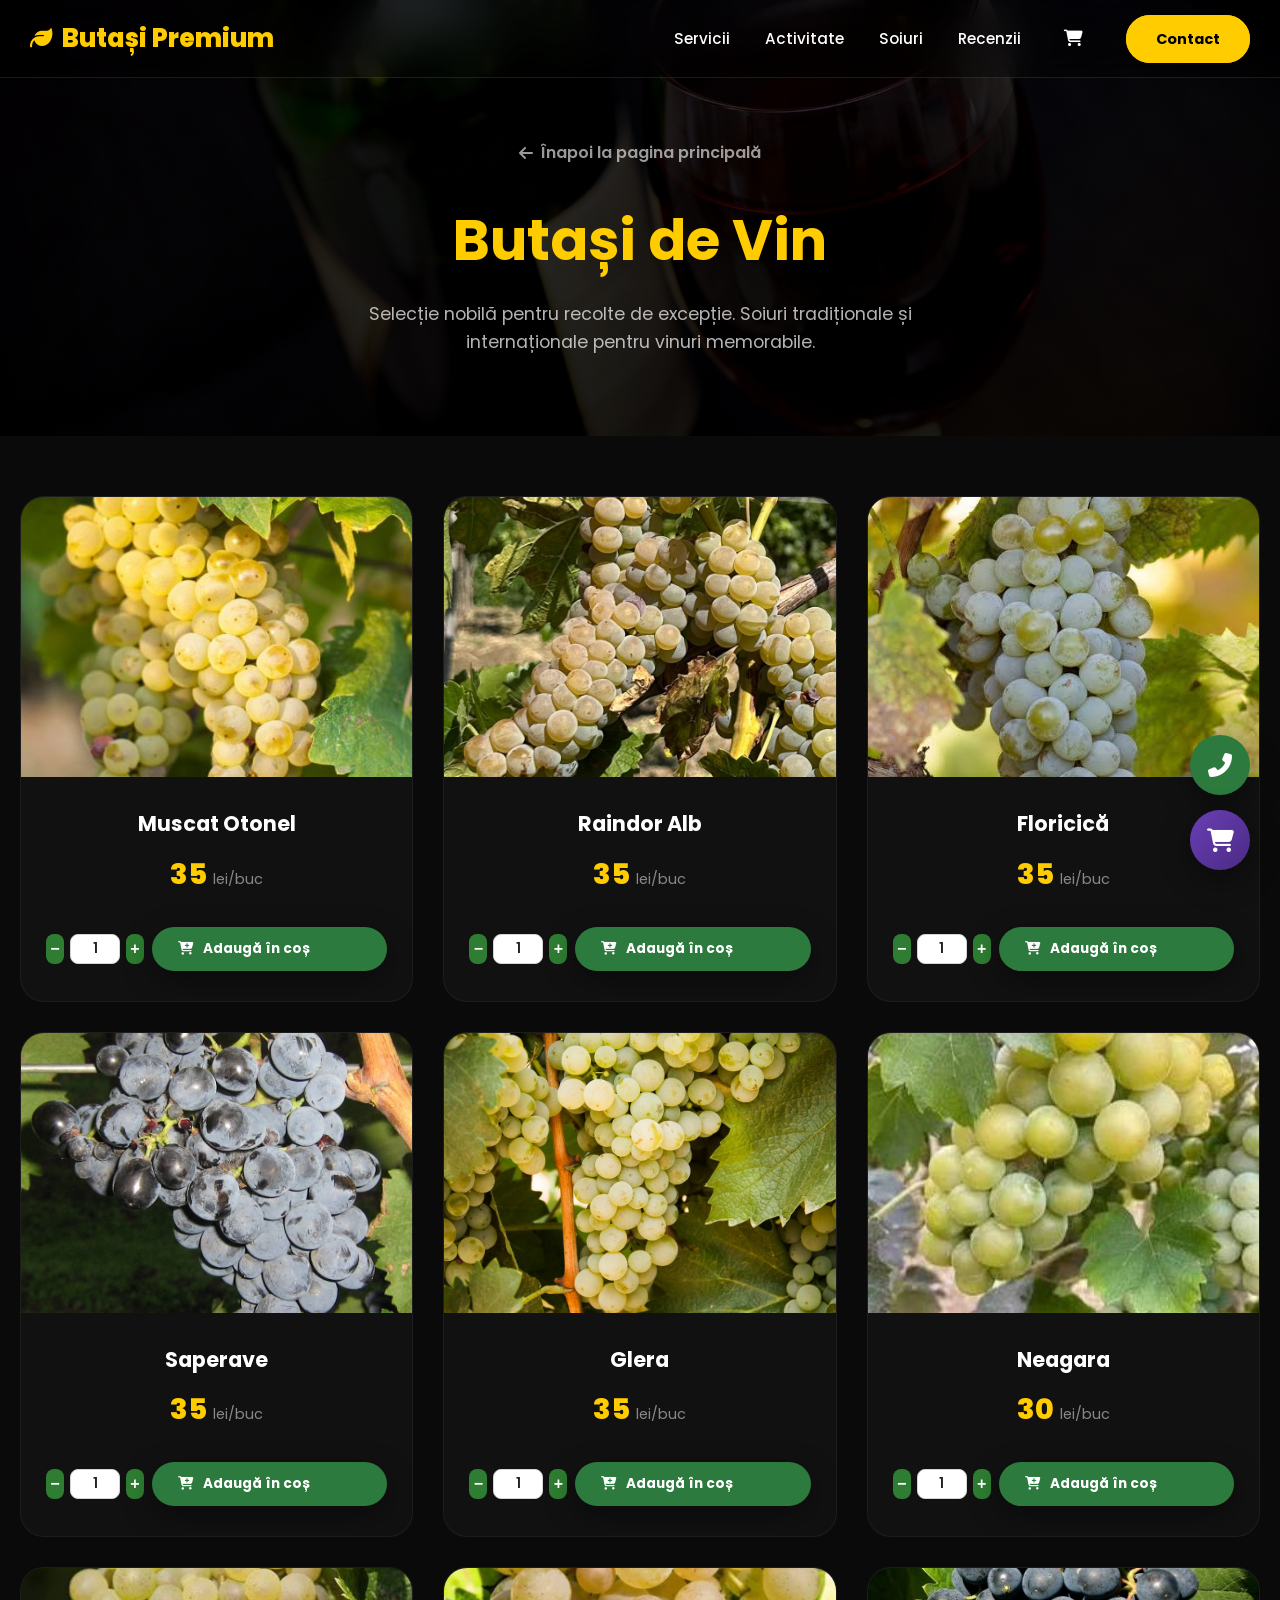
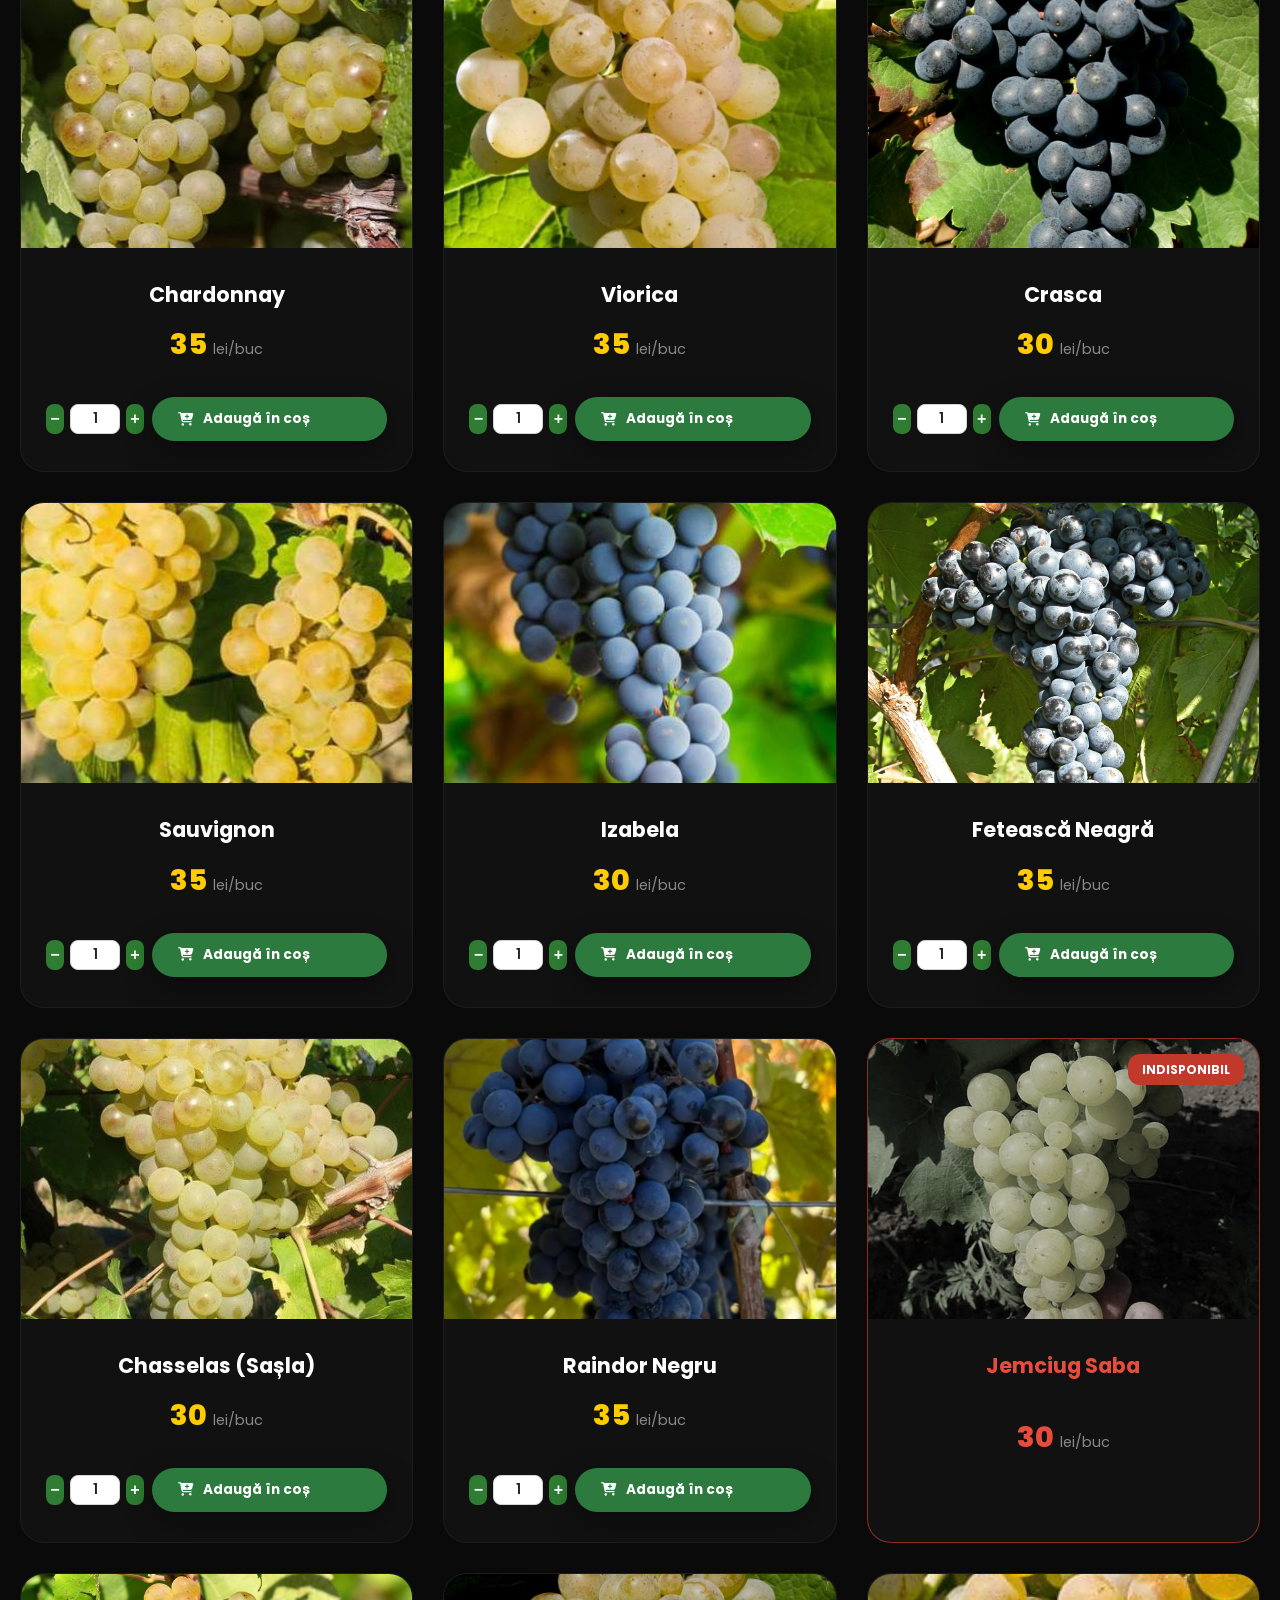
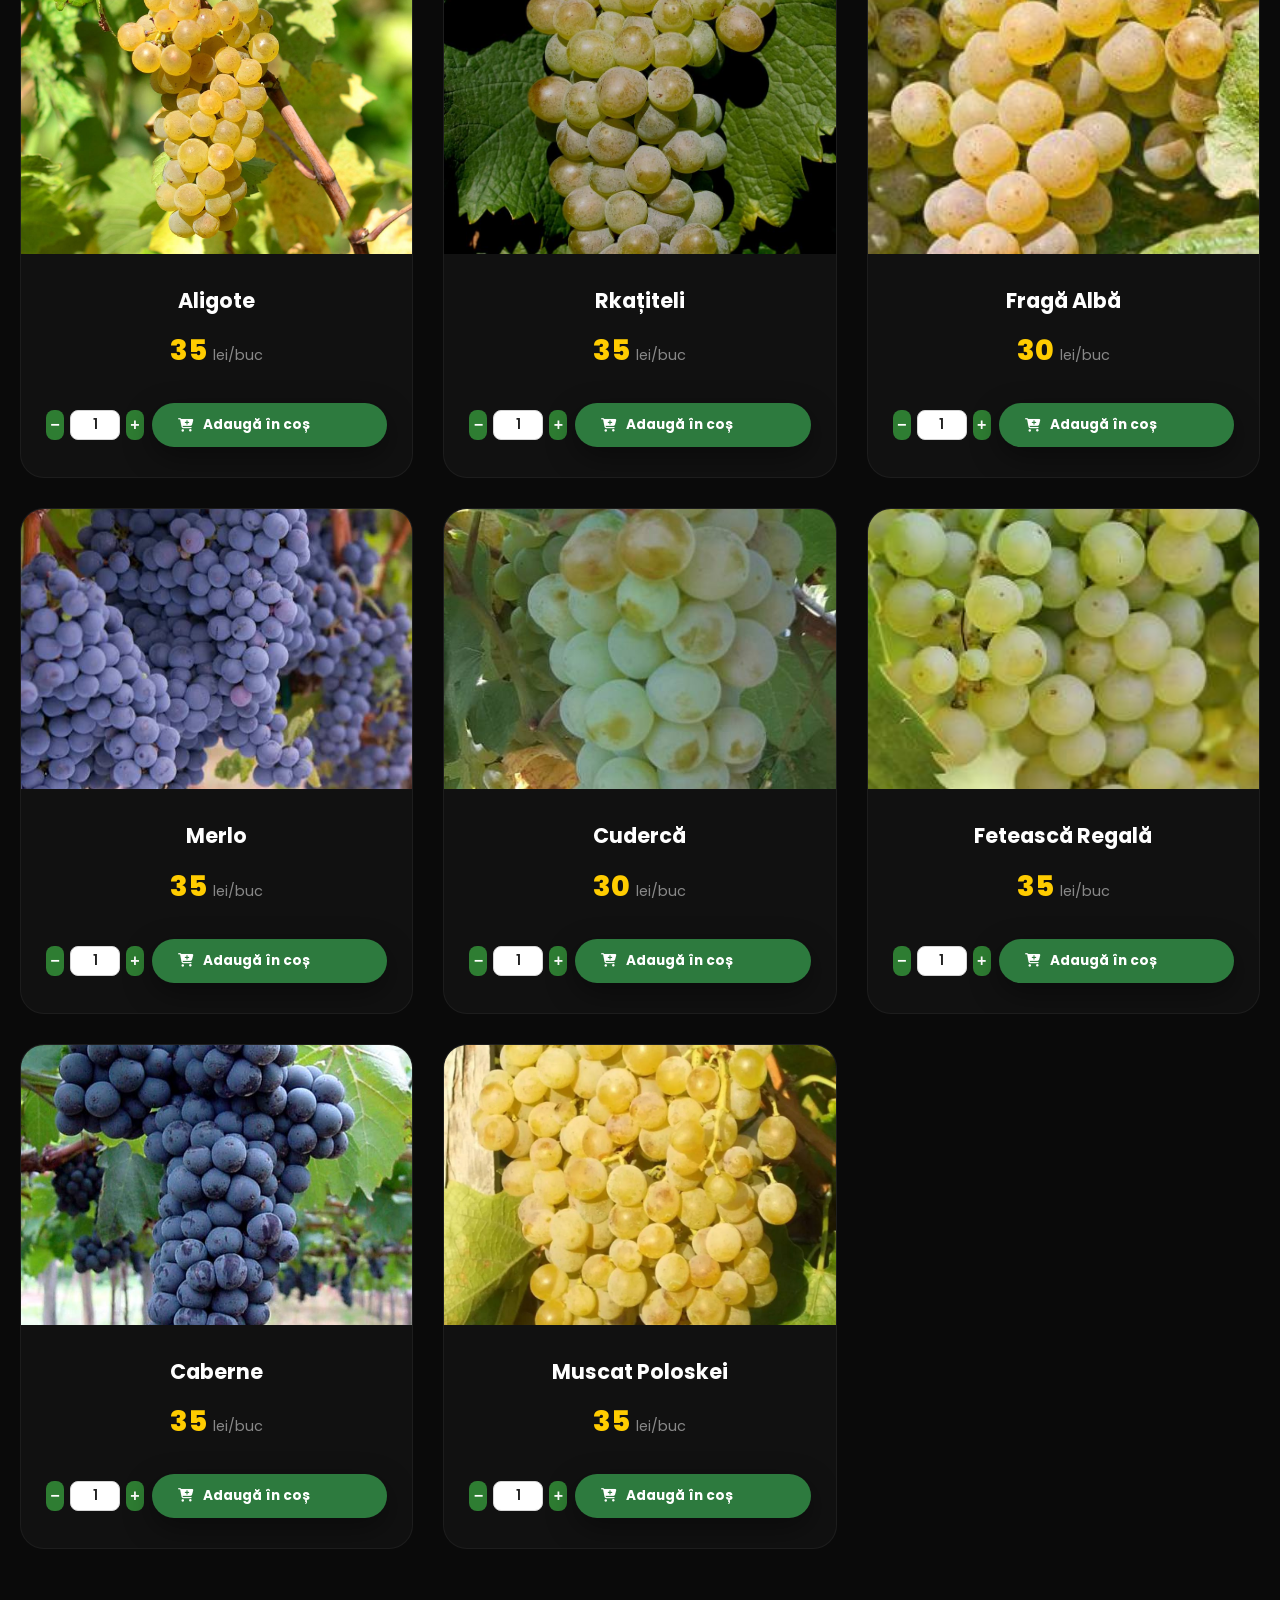
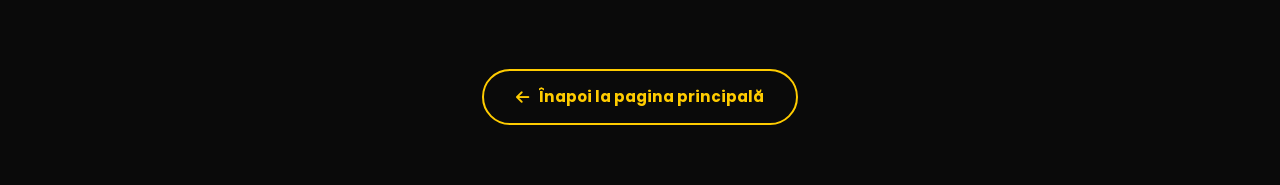
<file: butasi-vin.html>
<!DOCTYPE html>
<html lang="ro">
<head>
    <meta charset="UTF-8">
    <meta name="viewport" content="width=device-width, initial-scale=1.0">
    <title>Butași de Vin | Butași Premium MD</title>
    <meta name="description" content="Butași de viță de vie pentru vin - Fetească Neagră, Cabernet Sauvignon, Merlot, Riesling și alte soiuri nobile. Producător din Strășeni, Moldova.">
    <link rel="canonical" href="https://butasipremium.com/butasi-vin.html">
    <link rel="icon" type="image/png" href="Img/logoul.png">
    <link href="https://fonts.googleapis.com/css2?family=Poppins:wght@300;400;600;700;800&display=swap" rel="stylesheet">
    <link rel="stylesheet" href="https://cdnjs.cloudflare.com/ajax/libs/font-awesome/6.4.0/css/all.min.css">
    <link rel="stylesheet" href="css/style.css">
    <link rel="stylesheet" href="css/cart.css">
</head>
<body>

    <nav class="navbar" id="navbar">
        <div class="nav-container">
            <a href="index.html" class="nav-logo">
                <i class="fas fa-leaf"></i>
                Butași Premium
            </a>
            <ul class="nav-menu" id="navMenu">
                <li><a href="index.html#servicii" class="nav-link">Servicii</a></li>
                <li><a href="index.html#activitate" class="nav-link">Activitate</a></li>
                <li><a href="index.html#soiuri" class="nav-link">Soiuri</a></li>
                <li><a href="index.html#testimoniale" class="nav-link">Recenzii</a></li>
                <li><a href="cos.html" class="nav-cart" title="Coșul meu de cumpărături"><i class="fas fa-shopping-cart"></i><span class="cart-badge hidden" data-cart-badge>0</span></a></li>
                <li><a href="index.html#contact" class="nav-btn">Contact</a></li>
            </ul>
            <div class="nav-toggle" id="navToggle">
                <span></span>
                <span></span>
                <span></span>
            </div>
        </div>
    </nav>

    <header class="shop-header shop-header-bg-vin">
        <div class="shop-header-content">
            <a href="index.html" class="back-link">
                <i class="fas fa-arrow-left"></i> Înapoi la pagina principală
            </a>
            <h1>Butași de Vin</h1>
            <p>Selecție nobilă pentru recolte de excepție. Soiuri tradiționale și internaționale pentru vinuri memorabile.</p>
        </div>
    </header>

    <div class="product-grid">
        <div class="product-card fade-in" data-available="true">
            <div class="product-img-wrapper">
                <img src="Vin/MuscatOttonel.jpg" alt="Muscat Otonel">
                <span class="product-badge">În stoc</span>
            </div>
            <div class="product-info">
                <h3 class="product-title">Muscat Otonel</h3>
                <div class="product-price">35 <span>lei/buc</span></div>
                <div class="product-actions">
                    <a href="tel:+37369705404" class="btn btn-primary btn-sm"><i class="fas fa-phone"></i> Comandă</a>
                </div>
            </div>
        </div>

        <div class="product-card fade-in stagger-1" data-available="true">
            <div class="product-img-wrapper">
                <img src="Vin/RaindorAlb.jpg" alt="Raindor Alb">
                <span class="product-badge">În stoc</span>
            </div>
            <div class="product-info">
                <h3 class="product-title">Raindor Alb</h3>
                <div class="product-price">35 <span>lei/buc</span></div>
                <div class="product-actions">
                    <a href="tel:+37369705404" class="btn btn-primary btn-sm"><i class="fas fa-phone"></i> Comandă</a>
                </div>
            </div>
        </div>

        <div class="product-card fade-in stagger-2" data-available="true">
            <div class="product-img-wrapper">
                <img src="Vin/Floricica.jpg" alt="Floricică">
                <span class="product-badge">În stoc</span>
            </div>
            <div class="product-info">
                <h3 class="product-title">Floricică</h3>
                <div class="product-price">35 <span>lei/buc</span></div>
                <div class="product-actions">
                    <a href="tel:+37369705404" class="btn btn-primary btn-sm"><i class="fas fa-phone"></i> Comandă</a>
                </div>
            </div>
        </div>

        <div class="product-card fade-in" data-available="true">
            <div class="product-img-wrapper">
                <img src="Vin/Saperave.jpg" alt="Saperave">
                <span class="product-badge">În stoc</span>
            </div>
            <div class="product-info">
                <h3 class="product-title">Saperave</h3>
                <div class="product-price">35 <span>lei/buc</span></div>
                <div class="product-actions">
                    <a href="tel:+37369705404" class="btn btn-primary btn-sm"><i class="fas fa-phone"></i> Comandă</a>
                </div>
            </div>
        </div>

        <div class="product-card fade-in stagger-1" data-available="true">
            <div class="product-img-wrapper">
                <img src="Vin/Glera.jpg" alt="Glera">
                <span class="product-badge">În stoc</span>
            </div>
            <div class="product-info">
                <h3 class="product-title">Glera</h3>
                <div class="product-price">35 <span>lei/buc</span></div>
                <div class="product-actions">
                    <a href="tel:+37369705404" class="btn btn-primary btn-sm"><i class="fas fa-phone"></i> Comandă</a>
                </div>
            </div>
        </div>

        <div class="product-card fade-in stagger-2" data-available="true">
            <div class="product-img-wrapper">
                <img src="Vin/Neagara.jpg" alt="Neagara">
                <span class="product-badge">În stoc</span>
            </div>
            <div class="product-info">
                <h3 class="product-title">Neagara</h3>
                <div class="product-price">30 <span>lei/buc</span></div>
                <div class="product-actions">
                    <a href="tel:+37369705404" class="btn btn-primary btn-sm"><i class="fas fa-phone"></i> Comandă</a>
                </div>
            </div>
        </div>

        <div class="product-card fade-in" data-available="true">
            <div class="product-img-wrapper">
                <img src="Vin/Chardonnay.jpg" alt="Chardonnay">
                <span class="product-badge">În stoc</span>
            </div>
            <div class="product-info">
                <h3 class="product-title">Chardonnay</h3>
                <div class="product-price">35 <span>lei/buc</span></div>
                <div class="product-actions">
                    <a href="tel:+37369705404" class="btn btn-primary btn-sm"><i class="fas fa-phone"></i> Comandă</a>
                </div>
            </div>
        </div>

        <div class="product-card fade-in stagger-1" data-available="true">
            <div class="product-img-wrapper">
                <img src="Vin/Viorica.jpg" alt="Viorica">
                <span class="product-badge">În stoc</span>
            </div>
            <div class="product-info">
                <h3 class="product-title">Viorica</h3>
                <div class="product-price">35 <span>lei/buc</span></div>
                <div class="product-actions">
                    <a href="tel:+37369705404" class="btn btn-primary btn-sm"><i class="fas fa-phone"></i> Comandă</a>
                </div>
            </div>
        </div>

        <div class="product-card fade-in stagger-2" data-available="true">
            <div class="product-img-wrapper">
                <img src="Vin/Crasca.jpg" alt="Crasca">
                <span class="product-badge">În stoc</span>
            </div>
            <div class="product-info">
                <h3 class="product-title">Crasca</h3>
                <div class="product-price">30 <span>lei/buc</span></div>
                <div class="product-actions">
                    <a href="tel:+37369705404" class="btn btn-primary btn-sm"><i class="fas fa-phone"></i> Comandă</a>
                </div>
            </div>
        </div>

        <div class="product-card fade-in" data-available="true">
            <div class="product-img-wrapper">
                <img src="Vin/Sovinion.jpg" alt="Sauvignon">
                <span class="product-badge">În stoc</span>
            </div>
            <div class="product-info">
                <h3 class="product-title">Sauvignon</h3>
                <div class="product-price">35 <span>lei/buc</span></div>
                <div class="product-actions">
                    <a href="tel:+37369705404" class="btn btn-primary btn-sm"><i class="fas fa-phone"></i> Comandă</a>
                </div>
            </div>
        </div>

        <div class="product-card fade-in stagger-1" data-available="true">
            <div class="product-img-wrapper">
                <img src="Vin/IzabelaCapsuna.jpg" alt="Izabela">
                <span class="product-badge">În stoc</span>
            </div>
            <div class="product-info">
                <h3 class="product-title">Izabela</h3>
                <div class="product-price">30 <span>lei/buc</span></div>
                <div class="product-actions">
                    <a href="tel:+37369705404" class="btn btn-primary btn-sm"><i class="fas fa-phone"></i> Comandă</a>
                </div>
            </div>
        </div>

        <div class="product-card fade-in stagger-2" data-available="true">
            <div class="product-img-wrapper">
                <img src="Vin/FeteascaNeagra.jpg" alt="Fetească Neagră">
                <span class="product-badge">În stoc</span>
            </div>
            <div class="product-info">
                <h3 class="product-title">Fetească Neagră</h3>
                <div class="product-price">35 <span>lei/buc</span></div>
                <div class="product-actions">
                    <a href="tel:+37369705404" class="btn btn-primary btn-sm"><i class="fas fa-phone"></i> Comandă</a>
                </div>
            </div>
        </div>

        <div class="product-card fade-in" data-available="true">
            <div class="product-img-wrapper">
                <img src="Vin/Chasselas.jpg" alt="Chasselas (Sașla)">
                <span class="product-badge">În stoc</span>
            </div>
            <div class="product-info">
                <h3 class="product-title">Chasselas (Sașla)</h3>
                <div class="product-price">30 <span>lei/buc</span></div>
                <div class="product-actions">
                    <a href="tel:+37369705404" class="btn btn-primary btn-sm"><i class="fas fa-phone"></i> Comandă</a>
                </div>
            </div>
        </div>

        <div class="product-card fade-in stagger-1" data-available="true">
            <div class="product-img-wrapper">
                <img src="Vin/LeondorNegru.jpg" alt="Raindor Negru">
                <span class="product-badge">În stoc</span>
            </div>
            <div class="product-info">
                <h3 class="product-title">Raindor Negru</h3>
                <div class="product-price">35 <span>lei/buc</span></div>
                <div class="product-actions">
                    <a href="tel:+37369705404" class="btn btn-primary btn-sm"><i class="fas fa-phone"></i> Comandă</a>
                </div>
            </div>
        </div>

        <!-- EPUIZAT: Jemciug Saba -->
        <div class="product-card fade-in stagger-2" data-available="false">
            <div class="product-img-wrapper">
                <img src="Vin/JemciugSabba.jpg" alt="Jemciug Saba">
                <span class="product-badge out">Stoc epuizat</span>
            </div>
            <div class="product-info">
                <h3 class="product-title">Jemciug Saba</h3>
                <div class="product-price">30 <span>lei/buc</span></div>
                <div class="product-actions">
                    <div class="sold-out-label"><i class="fas fa-ban"></i> Stoc epuizat</div>
                </div>
            </div>
        </div>

        <div class="product-card fade-in" data-available="true">
            <div class="product-img-wrapper">
                <img src="Vin/Aligote.jpg" alt="Aligote">
                <span class="product-badge">În stoc</span>
            </div>
            <div class="product-info">
                <h3 class="product-title">Aligote</h3>
                <div class="product-price">35 <span>lei/buc</span></div>
                <div class="product-actions">
                    <a href="tel:+37369705404" class="btn btn-primary btn-sm"><i class="fas fa-phone"></i> Comandă</a>
                </div>
            </div>
        </div>

        <div class="product-card fade-in stagger-1" data-available="true">
            <div class="product-img-wrapper">
                <img src="Vin/Rkatsiteli.jpg" alt="Rkațiteli">
                <span class="product-badge">În stoc</span>
            </div>
            <div class="product-info">
                <h3 class="product-title">Rkațiteli</h3>
                <div class="product-price">35 <span>lei/buc</span></div>
                <div class="product-actions">
                    <a href="tel:+37369705404" class="btn btn-primary btn-sm"><i class="fas fa-phone"></i> Comandă</a>
                </div>
            </div>
        </div>

        <div class="product-card fade-in stagger-2" data-available="true">
            <div class="product-img-wrapper">
                <img src="Vin/FragaAlba.jpg" alt="Fragă Albă">
                <span class="product-badge">În stoc</span>
            </div>
            <div class="product-info">
                <h3 class="product-title">Fragă Albă</h3>
                <div class="product-price">30 <span>lei/buc</span></div>
                <div class="product-actions">
                    <a href="tel:+37369705404" class="btn btn-primary btn-sm"><i class="fas fa-phone"></i> Comandă</a>
                </div>
            </div>
        </div>

        <div class="product-card fade-in" data-available="true">
            <div class="product-img-wrapper">
                <img src="Vin/Merlot.jpg" alt="Merlo">
                <span class="product-badge">În stoc</span>
            </div>
            <div class="product-info">
                <h3 class="product-title">Merlo</h3>
                <div class="product-price">35 <span>lei/buc</span></div>
                <div class="product-actions">
                    <a href="tel:+37369705404" class="btn btn-primary btn-sm"><i class="fas fa-phone"></i> Comandă</a>
                </div>
            </div>
        </div>

        <div class="product-card fade-in stagger-1" data-available="true">
            <div class="product-img-wrapper">
                <img src="Vin/Cuderca.jpg" alt="Cudercă">
                <span class="product-badge">În stoc</span>
            </div>
            <div class="product-info">
                <h3 class="product-title">Cudercă</h3>
                <div class="product-price">30 <span>lei/buc</span></div>
                <div class="product-actions">
                    <a href="tel:+37369705404" class="btn btn-primary btn-sm"><i class="fas fa-phone"></i> Comandă</a>
                </div>
            </div>
        </div>

        <div class="product-card fade-in stagger-2" data-available="true">
            <div class="product-img-wrapper">
                <img src="Vin/FeteascaRegala.jpg" alt="Fetească Regală">
                <span class="product-badge">În stoc</span>
            </div>
            <div class="product-info">
                <h3 class="product-title">Fetească Regală</h3>
                <div class="product-price">35 <span>lei/buc</span></div>
                <div class="product-actions">
                    <a href="tel:+37369705404" class="btn btn-primary btn-sm"><i class="fas fa-phone"></i> Comandă</a>
                </div>
            </div>
        </div>

        <div class="product-card fade-in" data-available="true">
            <div class="product-img-wrapper">
                <img src="Vin/CabernetSauvignon.jpg" alt="Caberne">
                <span class="product-badge">În stoc</span>
            </div>
            <div class="product-info">
                <h3 class="product-title">Caberne</h3>
                <div class="product-price">35 <span>lei/buc</span></div>
                <div class="product-actions">
                    <a href="tel:+37369705404" class="btn btn-primary btn-sm"><i class="fas fa-phone"></i> Comandă</a>
                </div>
            </div>
        </div>

        <div class="product-card fade-in stagger-1" data-available="true">
            <div class="product-img-wrapper">
                <img src="Vin/MuscatPoloskei.jpg" alt="Muscat Poloskei">
                <span class="product-badge">În stoc</span>
            </div>
            <div class="product-info">
                <h3 class="product-title">Muscat Poloskei</h3>
                <div class="product-price">35 <span>lei/buc</span></div>
                <div class="product-actions">
                    <a href="tel:+37369705404" class="btn btn-primary btn-sm"><i class="fas fa-phone"></i> Comandă</a>
                </div>
            </div>
        </div>

    </div>

    <div style="text-align: center; padding: 60px 20px;">
        <a href="index.html" class="btn btn-outline">
            <i class="fas fa-arrow-left"></i> Înapoi la pagina principală
        </a>
    </div>

    <div class="floating-cta">
        <a href="tel:+37369705404" class="float-btn phone" title="Sună acum">
            <i class="fas fa-phone-alt"></i>
        </a>
        <a href="cos.html" class="float-btn cart" title="Coșul meu de cumpărături">
            <i class="fas fa-shopping-cart"></i>
            <span class="cart-badge hidden" data-cart-badge>0</span>
        </a>
    </div>

    <script src="js/main.js"></script>
    <script src="js/cart.js"></script>
</body>
</html>
</file>
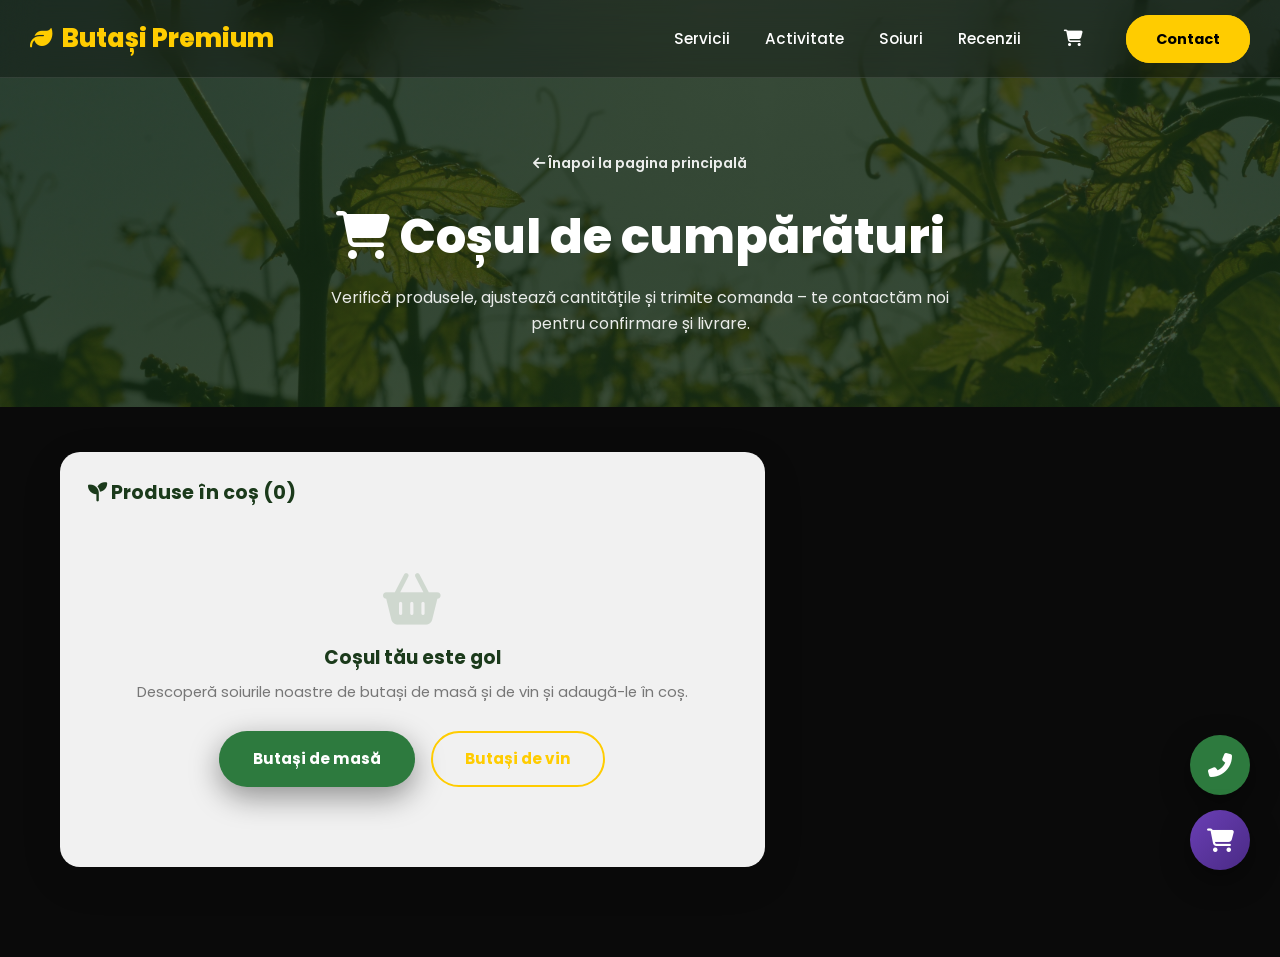
<file: cos.html>
<!DOCTYPE html>
<html lang="ro">
<head>
    <meta charset="UTF-8">
    <meta name="viewport" content="width=device-width, initial-scale=1.0">
    <title>Coșul de cumpărături | Butași Premium MD</title>
    <meta name="description" content="Coșul tău de cumpărături – butași de viță de vie de masă și de vin. Plasează comanda rapid la GȚ Pușcașu Andrei, Strășeni, Moldova.">
    <link rel="icon" type="image/png" href="Img/grape.jpg">
    <link href="https://fonts.googleapis.com/css2?family=Poppins:wght@300;400;600;700;800&display=swap" rel="stylesheet">
    <link rel="stylesheet" href="https://cdnjs.cloudflare.com/ajax/libs/font-awesome/6.4.0/css/all.min.css">
    <link rel="stylesheet" href="css/style.css">
    <link rel="stylesheet" href="css/cart.css">
</head>
<body>

    <nav class="navbar" id="navbar">
        <div class="nav-container">
            <a href="index.html" class="nav-logo">
                <i class="fas fa-leaf"></i>
                Butași Premium
            </a>
            <ul class="nav-menu" id="navMenu">
                <li><a href="index.html#servicii" class="nav-link">Servicii</a></li>
                <li><a href="index.html#activitate" class="nav-link">Activitate</a></li>
                <li><a href="index.html#soiuri" class="nav-link">Soiuri</a></li>
                <li><a href="index.html#testimoniale" class="nav-link">Recenzii</a></li>
                <li><a href="cos.html" class="nav-cart" title="Coșul meu de cumpărături"><i class="fas fa-shopping-cart"></i><span class="cart-badge hidden" data-cart-badge>0</span></a></li>
                <li><a href="index.html#contact" class="nav-btn">Contact</a></li>
            </ul>
            <div class="nav-toggle" id="navToggle">
                <span></span>
                <span></span>
                <span></span>
            </div>
        </div>
    </nav>

    <header class="cart-header">
        <div>
            <a href="index.html" class="back-link">
                <i class="fas fa-arrow-left"></i> Înapoi la pagina principală
            </a>
            <h1><i class="fas fa-shopping-cart"></i> Coșul de cumpărături</h1>
            <p>Verifică produsele, ajustează cantitățile și trimite comanda – te contactăm noi pentru confirmare și livrare.</p>
        </div>
    </header>

    <main class="cart-page">
        <div class="cart-layout">

            <section class="cart-panel">
                <h2><i class="fas fa-seedling"></i> Produse în coș (<span id="summaryCountTop">0</span>)</h2>
                <div id="cartItems"></div>

                <div class="cart-empty" id="cartEmpty" style="display:none;">
                    <i class="fas fa-shopping-basket"></i>
                    <h3>Coșul tău este gol</h3>
                    <p>Descoperă soiurile noastre de butași de masă și de vin și adaugă-le în coș.</p>
                    <a href="butasi-masa.html" class="btn btn-primary">Butași de masă</a>
                    <a href="butasi-vin.html" class="btn btn-outline">Butași de vin</a>
                </div>
            </section>

            <aside class="cart-summary-panel" id="cartSummary">
                <h3><i class="fas fa-receipt"></i> Sumar comandă</h3>

                <div class="summary-row">
                    <span>Produse selectate</span>
                    <span id="summaryCount">0 buc</span>
                </div>
                <div class="summary-row total">
                    <span>Total de plată</span>
                    <span class="summary-value" id="summaryTotal">0 lei</span>
                </div>

                <form class="order-form" id="orderForm" novalidate>
                    <label for="orderName">Nume și prenume *</label>
                    <input type="text" id="orderName" placeholder="ex: Ion Cojocaru" autocomplete="name">

                    <label for="orderPhone">Telefon *</label>
                    <input type="tel" id="orderPhone" placeholder="ex: 068 123 456" autocomplete="tel">

                    <label for="orderAddress">Localitate / adresă de livrare *</label>
                    <input type="text" id="orderAddress" placeholder="ex: Orhei, str. Mihai Eminescu 12" autocomplete="street-address">

                    <label for="orderEmail">Email</label>
                    <input type="email" id="orderEmail" placeholder="ex: ion@example.com" autocomplete="email">
                    
                    <label for="orderNotes">Observații (opțional)</label>
                    <textarea id="orderNotes" placeholder="ex: doresc livrare săptămâna viitoare"></textarea>

                    <label style="margin-top: 10px; font-weight: 700; color: var(--gold);">
                        <i class="fas fa-paper-plane"></i> Alege unde trimiți comanda:
                    </label>
                    <div class="channel-selector" id="channelSelector">
                      
                        <label class="channel-option">
                            <input type="radio" name="sendChannel" value="whatsapp" checked>
                            <span class="channel-btn channel-whatsapp">
                                <i class="fab fa-whatsapp"></i> WhatsApp
                            </span>
                        </label>
                      
                        
                        
                        <label class="channel-option">
                            <input type="radio" name="sendChannel" value="viber">
                            <span class="channel-btn channel-viber">
                                <i class="fab fa-viber"></i> Viber
                            </span>
                        </label>
                    
                        
 <!--
                        <label class="channel-option">
                            <input type="radio" name="sendChannel" value="gmail">
                            <span class="channel-btn channel-gmail">
                                <i class="fas fa-envelope"></i> Gmail
                            </span>
                        </label>
                        -->
                    </div>

                    <div class="cart-actions">
                        <button type="submit" class="btn-whatsapp" id="submitOrderBtn">
                            <i class="fab fa-whatsapp"></i> Trimite comanda pe WhatsApp
                        </button>
                       
                        <button type="button" class="link-clear" id="clearCartBtn">
                            <i class="fas fa-trash-alt"></i> Golește coșul
                        </button>
                    </div>
                </form>

                <div class="order-success" id="orderSuccess">
                    <i class="fas fa-check-circle"></i> Comanda a fost pregătită! Am deschis aplicația cu detaliile comenzii – apasă „Trimite". Dacă nu s-a deschis, sună-ne la 060 010 332.
                </div>
            </aside>

        </div>
    </main>

    <div class="floating-cta">
        <a href="tel:+37360010332" class="float-btn phone" title="Sună acum">
            <i class="fas fa-phone-alt"></i>
        </a>
        <a href="cos.html" class="float-btn cart" title="Coșul meu de cumpărături">
            <i class="fas fa-shopping-cart"></i>
            <span class="cart-badge hidden" data-cart-badge>0</span>
        </a>
    </div>

    <script src="js/main.js"></script>
    <script src="js/cart.js"></script>
</body>
</html>
</file>
<file: css/style.css>
/* ========== VARIABLES ========== */
:root {
    --gold: #ffcc00;
    --gold-light: #ffe066;
    --gold-dark: #e6b800;
    --green: #2d7a3e;
    --green-dark: #1a472a;
    --green-light: #3d9a52;
    --dark: #0a0a0a;
    --dark-light: #111111;
    --glass: rgba(255,255,255,0.05);
    --glass-border: rgba(255,255,255,0.1);
    --glass-hover: rgba(255,255,255,0.08);
    --shadow-sm: 0 4px 12px rgba(0,0,0,0.3);
    --shadow-md: 0 10px 30px rgba(0,0,0,0.4);
    --shadow-lg: 0 25px 60px rgba(0,0,0,0.5);
    --shadow-gold: 0 10px 40px rgba(255,204,0,0.3);
    --radius-sm: 12px;
    --radius-md: 24px;
    --radius-lg: 40px;
    --radius-xl: 50px;
    --transition-fast: 0.2s ease;
    --transition-normal: 0.4s ease;
    --transition-slow: 0.6s cubic-bezier(0.4,0,0.2,1);
}

/* ========== RESET & BASE ========== */
*, *::before, *::after { 
    margin: 0; 
    padding: 0; 
    box-sizing: border-box; 
}

html { 
    scroll-behavior: smooth; 
    font-size: 16px; 
}

body { 
    font-family: 'Poppins', sans-serif; 
    line-height: 1.6; 
    color: #fff; 
    background: var(--dark);
    overflow-x: hidden;
    -webkit-font-smoothing: antialiased;
    -moz-osx-font-smoothing: grayscale;
}

a { 
    text-decoration: none; 
    color: inherit; 
}

img { 
    max-width: 100%; 
    display: block; 
}

section { 
    scroll-margin-top: 80px; 
}

/* ========== UTILITIES ========== */
.content-wrapper { 
    max-width: 1300px; 
    margin: 0 auto; 
    padding: 0 20px; 
}

.text-center { text-align: center; }
.text-gold { color: var(--gold); }
.text-muted { color: rgba(255,255,255,0.6); }

.section-title {
    font-size: clamp(2rem, 4vw, 2.8rem);
    font-weight: 800;
    color: var(--gold);
    text-align: center;
    margin-bottom: 15px;
    line-height: 1.2;
}

.section-subtitle {
    text-align: center;
    color: rgba(255,255,255,0.7);
    font-weight: 300;
    margin-bottom: 60px;
    font-size: 1.1rem;
    max-width: 600px;
    margin-left: auto;
    margin-right: auto;
}

/* ========== BUTTONS ========== */
.btn {
    display: inline-flex;
    align-items: center;
    gap: 10px;
    padding: 14px 32px;
    border-radius: var(--radius-xl);
    font-weight: 700;
    font-size: 0.95rem;
    border: 2px solid transparent;
    transition: all var(--transition-normal);
    cursor: pointer;
    font-family: 'Poppins', sans-serif;
}

.btn-primary {
    background: var(--green);
    color: #fff;
    box-shadow: var(--shadow-md);
}

.btn-primary:hover {
    background: var(--gold);
    color: #000;
    transform: translateY(-3px);
    box-shadow: var(--shadow-gold);
}

.btn-gold {
    background: var(--gold);
    color: #000;
    box-shadow: var(--shadow-gold);
}

.btn-gold:hover {
    background: #fff;
    transform: translateY(-3px);
}

.btn-outline {
    background: transparent;
    color: var(--gold);
    border-color: var(--gold);
}

.btn-outline:hover {
    background: var(--gold);
    color: #000;
}

.btn-sm {
    padding: 10px 24px;
    font-size: 0.85rem;
}

/* ========== BADGE ========== */
.badge {
    display: inline-flex;
    align-items: center;
    gap: 8px;
    background: rgba(255,204,0,0.15);
    border: 1px solid rgba(255,204,0,0.3);
    padding: 8px 20px;
    border-radius: var(--radius-xl);
    font-size: 0.85rem;
    font-weight: 600;
    color: var(--gold);
    backdrop-filter: blur(10px);
}

/* ========== NAVBAR ========== */
.navbar {
    position: fixed;
    top: 0;
    left: 0;
    width: 100%;
    z-index: 1000;
    padding: 18px 0;
    background: rgba(0,0,0,0.3);
    backdrop-filter: blur(20px);
    -webkit-backdrop-filter: blur(20px);
    border-bottom: 1px solid var(--glass-border);
    transition: all var(--transition-normal);
}

.navbar.scrolled {
    background: rgba(10,10,10,0.95);
    padding: 12px 0;
    box-shadow: 0 10px 40px rgba(0,0,0,0.5);
}

.nav-container {
    max-width: 1300px;
    margin: 0 auto;
    display: flex;
    justify-content: space-between;
    align-items: center;
    padding: 0 30px;
}

.nav-logo {
    font-size: 1.6rem;
    font-weight: 800;
    color: var(--gold);
    display: flex;
    align-items: center;
    gap: 10px;
}

.nav-logo i { 
    font-size: 1.4rem; 
}

.nav-logo span {
    color: #fff;
    font-weight: 300;
    font-size: 1.1rem;
}

.nav-menu {
    display: flex;
    list-style: none;
    gap: 35px;
    align-items: center;
}

.nav-link {
    color: #fff;
    font-weight: 500;
    font-size: 0.95rem;
    position: relative;
    padding: 5px 0;
    transition: color var(--transition-fast);
}

.nav-link::after {
    content: '';
    position: absolute;
    bottom: 0;
    left: 0;
    width: 0;
    height: 2px;
    background: var(--gold);
    transition: width var(--transition-fast);
}

.nav-link:hover { 
    color: var(--gold); 
}

.nav-link:hover::after { 
    width: 100%; 
}

.nav-btn {
    background: var(--gold);
    color: #000;
    padding: 12px 28px;
    border-radius: var(--radius-xl);
    font-weight: 700;
    font-size: 0.9rem;
    transition: all var(--transition-normal);
    border: 2px solid var(--gold);
}

.nav-btn:hover {
    background: transparent;
    color: var(--gold);
    transform: translateY(-2px);
    box-shadow: var(--shadow-gold);
}

.nav-toggle {
    display: none;
    flex-direction: column;
    gap: 5px;
    cursor: pointer;
    padding: 5px;
    z-index: 1001;
}

.nav-toggle span {
    width: 28px;
    height: 2px;
    background: var(--gold);
    transition: all var(--transition-fast);
    border-radius: 2px;
    display: block;
}

.nav-toggle.active span:nth-child(1) {
    transform: rotate(45deg) translate(5px, 5px);
}

.nav-toggle.active span:nth-child(2) {
    opacity: 0;
}

.nav-toggle.active span:nth-child(3) {
    transform: rotate(-45deg) translate(5px, -5px);
}

/* ========== HERO ========== */
.hero {
    min-height: 100vh;
    display: flex;
    align-items: center;
    justify-content: center;
    text-align: center;
    position: relative;
    overflow: hidden;
    padding: 120px 20px 80px;
}

.hero::before {
    content: '';
    position: absolute;
    inset: 0;
    background: 
        linear-gradient(rgba(0,0,0,0.5), rgba(0,0,0,0.7)),
        url('../Img/poamaaa.jpg') center/cover no-repeat;
    background-attachment: fixed;
    filter: blur(1px);
    transform: scale(1.05);
    z-index: 0;
}

.hero-content {
    position: relative;
    z-index: 2;
    max-width: 900px;
}

.hero-badge {
    margin-bottom: 30px;
}

.company-name {
    font-size: clamp(2.5rem, 6vw, 5rem);
    font-weight: 900;
    color: var(--gold);
    text-transform: uppercase;
    letter-spacing: 8px;
    line-height: 1.1;
    margin-bottom: 20px;
    text-shadow: 0 10px 40px rgba(255,204,0,0.3), 0 2px 10px rgba(0,0,0,0.8);
}

.hero-subtitle {
    font-size: clamp(1.2rem, 3vw, 1.8rem);
    font-weight: 300;
    color: #fff;
    margin-bottom: 15px;
    opacity: 0.95;
}

.hero-description {
    font-size: clamp(0.95rem, 2vw, 1.15rem);
    font-weight: 300;
    color: rgba(255,255,255,0.8);
    margin-bottom: 40px;
    max-width: 600px;
    margin-left: auto;
    margin-right: auto;
}

.hero-stats {
    display: flex;
    justify-content: center;
    gap: 50px;
    margin-top: 60px;
    flex-wrap: wrap;
}

.stat-item {
    text-align: center;
}

.stat-number {
    font-size: 2.5rem;
    font-weight: 800;
    color: var(--gold);
    display: block;
    line-height: 1;
    margin-bottom: 8px;
}

.stat-label {
    font-size: 0.85rem;
    color: rgba(255,255,255,0.7);
    text-transform: uppercase;
    letter-spacing: 1px;
}

/* ========== SECTIONS BACKGROUNDS ========== */
.section-dark {
    padding: 120px 20px;
    position: relative;
    background: var(--dark);
}

.section-glass {
    padding: 120px 20px;
    position: relative;
    background: 
        linear-gradient(rgba(0,0,0,0.85), rgba(0,0,0,0.9)),
        var(--bg-image) center/cover no-repeat fixed;
}

/* ========== SERVICII ========== */
.servicii-grid {
    display: grid;
    grid-template-columns: repeat(auto-fit, minmax(300px, 1fr));
    gap: 30px;
    max-width: 1200px;
    margin: 0 auto;
}

.serviciu-card {
    background: var(--glass);
    backdrop-filter: blur(20px);
    -webkit-backdrop-filter: blur(20px);
    border: 1px solid var(--glass-border);
    border-radius: var(--radius-md);
    padding: 50px 35px;
    text-align: center;
    transition: all var(--transition-slow);
    position: relative;
    overflow: hidden;
}

.serviciu-card::before {
    content: '';
    position: absolute;
    top: 0;
    left: 0;
    width: 100%;
    height: 4px;
    background: linear-gradient(90deg, var(--gold), transparent);
    opacity: 0;
    transition: opacity var(--transition-fast);
}

.serviciu-card:hover::before { 
    opacity: 1; 
}

.serviciu-card:hover {
    transform: translateY(-10px);
    border-color: rgba(255,204,0,0.3);
    box-shadow: var(--shadow-lg);
}

.serviciu-icon {
    font-size: 3.5rem;
    margin-bottom: 25px;
    display: inline-block;
    transition: transform var(--transition-normal);
}

.serviciu-card:hover .serviciu-icon {
    transform: scale(1.2) rotate(5deg);
}

.serviciu-card h3 {
    font-size: 1.4rem;
    font-weight: 700;
    margin-bottom: 15px;
    color: #fff;
}

.serviciu-card p {
    color: rgba(255,255,255,0.75);
    font-size: 0.95rem;
    line-height: 1.8;
}

/* ========== CAROUSEL UNIFORM (TOATE DEVICE-URILE) ========== */
.carousel-wrapper {
    max-width: 1100px;
    margin: 0 auto;
    position: relative;
}

.carousel-container {
    position: relative;
    overflow: hidden;
    border-radius: var(--radius-md);
    box-shadow: var(--shadow-lg);
    border: 2px solid rgba(255,204,0,0.1);
    aspect-ratio: 16 / 9;
    background: #000;
    width: 100%;
}

.carousel-track {
    display: flex;
    height: 100%;
    transition: transform 0.6s cubic-bezier(0.4,0,0.2,1);
}

.carousel-slide {
    min-width: 100%;
    width: 100%;
    height: 100%;
    position: relative;
    flex-shrink: 0;
    overflow: hidden;
}

/* PC: imaginea umple complet chenarul */
.carousel-slide img,
.carousel-slide video {
    width: 100%;
    height: 100%;
    object-fit: cover;
    object-position: center;
    display: block;
}

/* Mobile: contain - vezi toată imaginea, fără zoom */
@media (max-width: 767px) {
    .carousel-container {
        aspect-ratio: 1 / 1;
    }
    
    .carousel-slide img {
        object-fit: contain;
        background: #000;
    }
    
    .carousel-slide video {
        object-fit: cover; /* video rămâne cover și pe mobil */
    }
    
    .carousel-btn { 
        width: 45px; 
        height: 45px; 
    }
    
    .carousel-btn.prev { left: 15px; }
    .carousel-btn.next { right: 15px; }
    
    .video-split { 
        flex-direction: column; 
    }
    
    .video-split video { 
        width: 100%; 
        height: 50%; 
    }
}

@media (min-width: 768px) and (max-width: 1023px) {
    .carousel-container {
        aspect-ratio: 4 / 3;
    }
}

.carousel-btn {
    position: absolute;
    top: 50%;
    transform: translateY(-50%);
    width: 55px;
    height: 55px;
    border-radius: 50%;
    background: rgba(0,0,0,0.6);
    backdrop-filter: blur(10px);
    border: 1px solid rgba(255,204,0,0.3);
    color: var(--gold);
    font-size: 1.2rem;
    cursor: pointer;
    z-index: 10;
    transition: all var(--transition-fast);
    display: flex;
    align-items: center;
    justify-content: center;
}

.carousel-btn:hover {
    background: var(--gold);
    color: #000;
    transform: translateY(-50%) scale(1.1);
}

.carousel-btn.prev { left: 25px; }
.carousel-btn.next { right: 25px; }

.carousel-dots {
    display: flex;
    justify-content: center;
    gap: 10px;
    margin-top: 25px;
}

.carousel-dot {
    width: 10px;
    height: 10px;
    border-radius: 50%;
    background: rgba(255,255,255,0.3);
    cursor: pointer;
    transition: all var(--transition-fast);
    border: none;
    padding: 0;
}

.carousel-dot.active {
    background: var(--gold);
    transform: scale(1.3);
}

.carousel-dot:hover { 
    background: var(--gold-light); 
}

/* Video split */
.video-split {
    display: flex;
    gap: 0;
    height: 100%;
    width: 100%;
}

.video-split video { 
    width: 50%; 
    height: 100%;
    object-fit: cover;
    position: relative;
}

/* ========== CATEGORII / SOIURI ========== */
.categorii-grid {
    display: grid;
    grid-template-columns: repeat(auto-fit, minmax(350px, 1fr));
    gap: 40px;
    max-width: 1000px;
    margin: 0 auto;
}

.categorie-card {
    position: relative;
    height: 450px;
    border-radius: var(--radius-md);
    overflow: hidden;
    cursor: pointer;
    box-shadow: var(--shadow-lg);
    transition: transform var(--transition-slow);
    display: block;
}

.categorie-card:hover {
    transform: translateY(-15px) scale(1.02);
}

.categorie-card img {
    width: 100%;
    height: 100%;
    object-fit: cover;
    transition: all var(--transition-slow);
    filter: brightness(0.6) blur(2px);
}

.categorie-card:hover img {
    filter: brightness(0.9) blur(0);
    transform: scale(1.1);
}

.categorie-overlay {
    position: absolute;
    inset: 0;
    display: flex;
    flex-direction: column;
    justify-content: center;
    align-items: center;
    background: rgba(0,0,0,0.4);
    transition: background var(--transition-slow);
    padding: 30px;
    text-align: center;
}

.categorie-card:hover .categorie-overlay {
    background: rgba(0,0,0,0.2);
}

.categorie-overlay h3 {
    font-size: 2.2rem;
    font-weight: 800;
    color: var(--gold);
    margin-bottom: 10px;
    transition: all var(--transition-normal);
}

.categorie-overlay p {
    font-size: 1.05rem;
    color: rgba(255,255,255,0.9);
    margin-bottom: 20px;
    transition: all var(--transition-normal);
}

.categorie-card:hover .categorie-overlay h3,
.categorie-card:hover .categorie-overlay p {
    opacity: 0;
    transform: translateY(-20px);
}

.tap-hint {
    display: inline-flex;
    align-items: center;
    gap: 8px;
    background: rgba(255,204,0,0.2);
    border: 1px solid rgba(255,204,0,0.4);
    padding: 10px 20px;
    border-radius: var(--radius-xl);
    font-size: 0.85rem;
    font-weight: 600;
    color: var(--gold);
    transition: all var(--transition-fast);
}

.categorie-card:hover .tap-hint {
    background: var(--gold);
    color: #000;
    transform: translateX(5px);
}

/* ========== TESTIMONIALS ========== */
.testimonials-section {
    padding: 120px 20px;
    background: var(--dark-light);
    position: relative;
}

.testimonials-section::before {
    content: '';
    position: absolute;
    top: 0;
    left: 0;
    right: 0;
    height: 1px;
    background: linear-gradient(90deg, transparent, var(--gold), transparent);
    opacity: 0.3;
}

.testimonials-grid {
    display: grid;
    grid-template-columns: repeat(auto-fit, minmax(320px, 1fr));
    gap: 30px;
    max-width: 1200px;
    margin: 0 auto;
}

.testimonial-card {
    background: var(--glass);
    backdrop-filter: blur(15px);
    border: 1px solid var(--glass-border);
    border-radius: var(--radius-md);
    padding: 40px 30px;
    transition: all var(--transition-slow);
    position: relative;
}

.testimonial-card:hover {
    transform: translateY(-8px);
    border-color: rgba(255,204,0,0.2);
    box-shadow: var(--shadow-lg);
}

.testimonial-quote {
    font-size: 3rem;
    color: var(--gold);
    opacity: 0.3;
    line-height: 1;
    margin-bottom: 10px;
}

.testimonial-text {
    font-size: 0.95rem;
    line-height: 1.8;
    color: rgba(255,255,255,0.85);
    margin-bottom: 25px;
    font-style: italic;
}

.testimonial-author {
    display: flex;
    align-items: center;
    gap: 15px;
}

.testimonial-avatar {
    width: 50px;
    height: 50px;
    border-radius: 50%;
    background: linear-gradient(135deg, var(--gold), var(--green));
    display: flex;
    align-items: center;
    justify-content: center;
    font-weight: 700;
    color: #000;
    font-size: 1.1rem;
    flex-shrink: 0;
}

.testimonial-info h4 {
    font-size: 1rem;
    font-weight: 600;
    color: #fff;
    margin-bottom: 3px;
}

.testimonial-info span {
    font-size: 0.8rem;
    color: rgba(255,255,255,0.5);
}

.testimonial-stars {
    color: var(--gold);
    font-size: 0.85rem;
    margin-top: 5px;
}

/* ========== CONTACT ========== */
.contact-grid {
    display: grid;
    grid-template-columns: 1.2fr 1fr;
    gap: 40px;
    max-width: 1200px;
    margin: 0 auto;
    background: var(--glass);
    backdrop-filter: blur(25px);
    border: 1px solid var(--glass-border);
    border-radius: var(--radius-lg);
    overflow: hidden;
    box-shadow: var(--shadow-lg);
}

.contact-map {
    padding: 50px;
    background: rgba(0,0,0,0.3);
    display: flex;
    flex-direction: column;
    align-items: center;
    justify-content: center;
}

.contact-map h3 {
    color: var(--gold);
    font-size: 1.3rem;
    margin-bottom: 20px;
    display: flex;
    align-items: center;
    gap: 10px;
}

.contact-map iframe {
    width: 100%;
    max-width: 450px;
    height: 400px;
    border-radius: var(--radius-md);
    border: 1px solid rgba(255,204,0,0.2);
    filter: grayscale(30%) contrast(1.1);
    transition: all var(--transition-normal);
}

.contact-map iframe:hover {
    filter: grayscale(0);
    transform: scale(1.02);
}

.contact-info {
    padding: 50px;
    display: flex;
    flex-direction: column;
    justify-content: center;
}

.contact-data {
    margin-bottom: 40px;
}

.data-item {
    display: flex;
    align-items: center;
    gap: 18px;
    margin-bottom: 20px;
    padding: 15px;
    border-radius: var(--radius-sm);
    background: rgba(255,255,255,0.03);
    border: 1px solid rgba(255,255,255,0.05);
    transition: all var(--transition-fast);
}

.data-item:hover {
    background: rgba(255,204,0,0.1);
    border-color: rgba(255,204,0,0.2);
    transform: translateX(5px);
}

.data-item i {
    color: var(--gold);
    font-size: 1.3rem;
    width: 40px;
    height: 40px;
    display: flex;
    align-items: center;
    justify-content: center;
    background: rgba(255,204,0,0.1);
    border-radius: var(--radius-sm);
    flex-shrink: 0;
}

.data-item span {
    font-size: 1rem;
    color: #fff;
    word-break: break-word;
}

.social-box h3 {
    color: var(--gold);
    font-size: 0.9rem;
    text-transform: uppercase;
    letter-spacing: 2px;
    margin-bottom: 20px;
}

.social-icons {
    display: flex;
    gap: 15px;
}

.social-btn {
    width: 55px;
    height: 55px;
    border-radius: var(--radius-sm);
    background: rgba(255,255,255,0.05);
    border: 1px solid rgba(255,255,255,0.1);
    color: #fff;
    font-size: 1.3rem;
    display: flex;
    align-items: center;
    justify-content: center;
    transition: all var(--transition-normal);
    cursor: pointer;
}

.social-btn:hover {
    background: var(--gold);
    color: #000;
    transform: translateY(-5px);
    box-shadow: var(--shadow-gold);
}

.copyright {
    text-align: center;
    margin-top: 60px;
    color: rgba(255,255,255,0.4);
    font-size: 0.85rem;
}

.copyright i { 
    color: var(--gold); 
}

/* ========== FLOATING CTA ========== */
.floating-cta {
    position: fixed;
    bottom: 30px;
    right: 30px;
    z-index: 999;
    display: flex;
    flex-direction: column;
    gap: 15px;
}

.float-btn {
    width: 60px;
    height: 60px;
    border-radius: 50%;
    display: flex;
    align-items: center;
    justify-content: center;
    font-size: 1.5rem;
    color: #fff;
    box-shadow: var(--shadow-md);
    transition: all var(--transition-fast);
    cursor: pointer;
    border: none;
    animation: float 3s ease-in-out infinite;
}

.float-btn.phone { 
    background: var(--green); 
    animation-delay: 0s; 
}

.float-btn.whatsapp { 
    background: #25d366; 
    animation-delay: 0.5s; 
}

.float-btn:hover {
    transform: scale(1.15) translateY(-5px);
    box-shadow: 0 15px 40px rgba(0,0,0,0.5);
}

@keyframes float {
    0%, 100% { transform: translateY(0); }
    50% { transform: translateY(-8px); }
}

/* ========== ANIMATIONS ========== */
.fade-in {
    opacity: 0;
    transform: translateY(40px);
    transition: all 0.8s cubic-bezier(0.4,0,0.2,1);
}

.fade-in.visible {
    opacity: 1;
    transform: translateY(0);
}

.stagger-1 { transition-delay: 0.1s; }
.stagger-2 { transition-delay: 0.2s; }
.stagger-3 { transition-delay: 0.3s; }
.stagger-4 { transition-delay: 0.4s; }

/* ========== SHOP PAGES ========== */
.shop-header {
    padding: 140px 20px 80px;
    text-align: center;
    position: relative;
    overflow: hidden;
}

.shop-header::before {
    content: '';
    position: absolute;
    inset: 0;
    background: linear-gradient(rgba(0,0,0,0.8), rgba(0,0,0,0.9));
    z-index: 0;
}

.shop-header-bg-masa {
    background: url('../Img/ButasiMasa.jpg') center/cover no-repeat;
}

.shop-header-bg-vin {
    background: url('../Img/ButasiVin.jpg') center/cover no-repeat;
}

.shop-header-content {
    position: relative;
    z-index: 2;
}

.shop-header h1 {
    font-size: clamp(2rem, 5vw, 3.5rem);
    color: var(--gold);
    margin-bottom: 15px;
}

.shop-header p {
    font-size: 1.1rem;
    color: rgba(255,255,255,0.7);
    max-width: 600px;
    margin: 0 auto;
}

.back-link {
    display: inline-flex;
    align-items: center;
    gap: 8px;
    color: rgba(255,255,255,0.6);
    font-weight: 600;
    margin-bottom: 30px;
    transition: color var(--transition-fast);
}

.back-link:hover {
    color: var(--gold);
}

/* Product Grid */
.product-grid {
    display: grid;
    grid-template-columns: repeat(auto-fill, minmax(300px, 1fr));
    gap: 30px;
    padding: 60px 20px;
    max-width: 1400px;
    margin: 0 auto;
}

.product-card {
    background: var(--dark-light);
    border-radius: var(--radius-md);
    overflow: hidden;
    border: 1px solid rgba(255,255,255,0.05);
    transition: all var(--transition-slow);
    display: flex;
    flex-direction: column;
}

.product-card:hover {
    transform: translateY(-10px);
    border-color: rgba(255,204,0,0.3);
    box-shadow: var(--shadow-lg);
}

.product-img-wrapper {
    position: relative;
    height: 280px;
    overflow: hidden;
}

.product-img-wrapper img {
    width: 100%;
    height: 100%;
    object-fit: cover;
    transition: transform var(--transition-slow);
}

.product-card:hover .product-img-wrapper img {
    transform: scale(1.1);
}

.product-badge {
    position: absolute;
    top: 15px;
    right: 15px;
    background: var(--green);
    color: #fff;
    padding: 6px 14px;
    border-radius: var(--radius-sm);
    font-size: 0.75rem;
    font-weight: 700;
    text-transform: uppercase;
}

.product-badge.out {
    background: #c0392b;
}

.product-info {
    padding: 30px 25px;
    text-align: center;
    flex-grow: 1;
    display: flex;
    flex-direction: column;
    justify-content: space-between;
}

.product-title {
    font-size: 1.3rem;
    font-weight: 700;
    color: #fff;
    margin-bottom: 10px;
}

.product-desc {
    font-size: 0.85rem;
    color: rgba(255,255,255,0.6);
    margin-bottom: 20px;
    line-height: 1.6;
}

.product-price {
    font-size: 1.8rem;
    font-weight: 800;
    color: var(--gold);
    margin-bottom: 20px;
}

.product-price span {
    font-size: 0.9rem;
    font-weight: 400;
    color: rgba(255,255,255,0.5);
}

.product-actions {
    display: flex;
    gap: 10px;
    justify-content: center;
}

/* ========== SOIURI EPUIZATE (data-available="false") ========== */
.product-card[data-available="false"] {
    border-color: rgba(192,57,43,0.7);
}

.product-card[data-available="false"]:hover {
    border-color: #c0392b;
    box-shadow: 0 25px 60px rgba(192,57,43,0.25);
}

.product-card[data-available="false"] .product-img-wrapper img {
    filter: grayscale(0.7) brightness(0.75);
}

.product-card[data-available="false"] .product-badge {
    background: #c0392b;
    color: #fff;
}

.product-card[data-available="false"] .product-title,
.product-card[data-available="false"] .product-price {
    color: #e74c3c;
}

/* ascunde orice buton de comandă / coș / cantitate pe cardurile epuizate */
.product-card[data-available="false"] .product-actions > *:not(.sold-out-label) {
    display: none !important;
}

.sold-out-label {
    width: 100%;
    flex: 1;
    display: flex;
    align-items: center;
    justify-content: center;
    gap: 10px;
    background: #c0392b;
    color: #fff;
    font-weight: 700;
    font-size: 0.9rem;
    text-transform: uppercase;
    letter-spacing: 0.5px;
    padding: 12px 20px;
    border-radius: var(--radius-xl);
    cursor: not-allowed;
    user-select: none;
}

/* ========== PRODUCT CAROUSEL / SLIDER ========== */
.products-slider {
    position: relative;
    overflow: hidden;
    max-width: 1400px;
    margin: 0 auto;
    padding: 0 10px;
}

.products-track {
    display: flex;
    transition: transform 0.5s cubic-bezier(0.4,0,0.2,1);
    gap: 30px;
    padding: 10px 0;
}

.products-slide {
    min-width: 100%;
    display: grid;
    grid-template-columns: repeat(auto-fill, minmax(300px, 1fr));
    gap: 30px;
    flex-shrink: 0;
}

.slider-nav {
    display: flex;
    justify-content: center;
    align-items: center;
    gap: 20px;
    margin-top: 40px;
    padding: 20px;
}

.slider-btn {
    width: 50px;
    height: 50px;
    border-radius: 50%;
    background: var(--glass);
    border: 1px solid var(--glass-border);
    color: var(--gold);
    font-size: 1.2rem;
    cursor: pointer;
    transition: all var(--transition-fast);
    display: flex;
    align-items: center;
    justify-content: center;
    backdrop-filter: blur(10px);
}

.slider-btn:hover {
    background: var(--gold);
    color: #000;
    transform: scale(1.1);
}

.slider-btn:disabled {
    opacity: 0.3;
    cursor: not-allowed;
}

.slider-btn:disabled:hover {
    background: var(--glass);
    color: var(--gold);
    transform: none;
}

.slider-dots {
    display: flex;
    gap: 8px;
}

.slider-dot {
    width: 10px;
    height: 10px;
    border-radius: 50%;
    background: rgba(255,255,255,0.2);
    border: none;
    cursor: pointer;
    transition: all var(--transition-fast);
    padding: 0;
}

.slider-dot.active {
    background: var(--gold);
    transform: scale(1.3);
}

.slider-counter {
    color: rgba(255,255,255,0.5);
    font-size: 0.9rem;
    font-weight: 600;
}

/* Mobile swipe hint */
.swipe-hint {
    display: none;
    text-align: center;
    color: rgba(255,255,255,0.4);
    font-size: 0.8rem;
    margin-bottom: 20px;
    animation: pulse 2s infinite;
}

.swipe-hint i {
    margin: 0 5px;
    color: var(--gold);
}

@keyframes pulse {
    0%, 100% { opacity: 0.4; }
    50% { opacity: 0.8; }
}

@media (max-width: 767px) {
    .swipe-hint {
        display: block;
    }

    .products-slide {
        grid-template-columns: 1fr;
        gap: 20px;
    }

    .products-track {
        gap: 15px;
    }

    .slider-nav {
        margin-top: 25px;
    }

    .slider-btn {
        width: 45px;
        height: 45px;
    }
}

@media (min-width: 768px) and (max-width: 1023px) {
    .products-slide {
        grid-template-columns: repeat(2, 1fr);
    }
}

/* ========== RESPONSIVE ========== */
@media (max-width: 1023px) {
    .nav-toggle { 
        display: flex; 
    }

    .nav-menu {
        position: fixed;
        top: 70px;
        right: -100%;
        width: 300px;
        height: calc(100vh - 70px);
        background: rgba(10,10,10,0.98);
        backdrop-filter: blur(20px);
        flex-direction: column;
        padding: 40px 30px;
        gap: 25px;
        transition: right var(--transition-normal);
        border-left: 1px solid var(--glass-border);
        align-items: flex-start;
    }

    .nav-menu.active { 
        right: 0; 
    }

    .nav-link { 
        font-size: 1.1rem; 
    }

    .nav-btn { 
        width: 100%; 
        text-align: center; 
    }

    .hero-stats { 
        gap: 30px; 
    }

    .stat-number { 
        font-size: 2rem; 
    }

    /* Carousel uniform pe tabletă */
    .carousel-container {
        aspect-ratio: 4 / 3;
    }

    .carousel-btn { 
        width: 45px; 
        height: 45px; 
    }

    .carousel-btn.prev { 
        left: 15px; 
    }

    .carousel-btn.next { 
        right: 15px; 
    }

    .categorie-card { 
        height: 380px; 
    }

    .categorie-overlay h3 { 
        font-size: 1.8rem; 
    }

    .contact-grid { 
        grid-template-columns: 1fr; 
    }

    .contact-map { 
        padding: 30px; 
    }

    .contact-map iframe { 
        height: 300px; 
    }

    .contact-info { 
        padding: 30px; 
    }

    .floating-cta { 
        bottom: 20px; 
        right: 20px; 
    }

    .float-btn { 
        width: 50px; 
        height: 50px; 
        font-size: 1.2rem; 
    }

    .product-grid {
        grid-template-columns: repeat(auto-fill, minmax(260px, 1fr));
        gap: 20px;
        padding: 40px 15px;
    }
}

@media (max-width: 767px) {
    .company-name { 
        letter-spacing: 3px; 
    }

    .hero { 
        padding: 100px 15px 60px; 
    }

    .hero-badge { 
        font-size: 0.75rem; 
        padding: 6px 14px; 
    }

    .section-dark,
    .section-glass,
    .testimonials-section {
        padding: 80px 15px;
    }

    .section-title { 
        font-size: 1.8rem; 
    }

    .section-subtitle { 
        font-size: 0.95rem; 
        margin-bottom: 40px; 
    }

    .serviciu-card { 
        padding: 35px 25px; 
    }

    .serviciu-icon { 
        font-size: 2.8rem; 
    }

    /* Carousel uniform pe mobil */
    .carousel-container {
        aspect-ratio: 4 / 3;
        border-radius: var(--radius-sm);
    }

    .video-split { 
        flex-direction: column; 
    }

    .video-split video { 
        width: 100%; 
        height: 50%; 
    }

    .categorii-grid { 
        grid-template-columns: 1fr; 
        gap: 25px; 
    }

    .categorie-card { 
        height: 300px; 
        border-radius: var(--radius-sm); 
    }

    .categorie-overlay h3 { 
        font-size: 1.6rem; 
    }

    .contact-grid { 
        border-radius: var(--radius-md); 
    }

    .data-item { 
        padding: 12px; 
    }

    .data-item span { 
        font-size: 0.9rem; 
    }

    .social-btn { 
        width: 48px; 
        height: 48px; 
    }

    .testimonials-grid {
        grid-template-columns: 1fr;
    }

    .product-grid {
        grid-template-columns: 1fr;
        gap: 20px;
        padding: 30px 15px;
    }

    .product-img-wrapper {
        height: 240px;
    }

    .shop-header {
        padding: 120px 15px 60px;
    }
}

/* Reduced motion */
@media (prefers-reduced-motion: reduce) {
    *, *::before, *::after {
        animation-duration: 0.01ms !important;
        animation-iteration-count: 1 !important;
        transition-duration: 0.01ms !important;
    }

    .fade-in {
        opacity: 1;
        transform: none;
    }
}

/* Carusel optimizat pentru telefon */
@media (max-width: 767px) {
    .carousel-container {
        aspect-ratio: 4 / 5;
        border-radius: var(--radius-sm);
    }

    .carousel-slide img {
        width: 100%;
        height: 100%;
        object-fit: contain;
        object-position: center;
        background: #000;
    }
}

/* ========== TEMPERATURĂ REZISTENȚĂ (stânga sus pe card) ========== */
.temp-badge {
    position: absolute;
    top: 15px;
    left: 15px;
    z-index: 3;
    display: inline-flex;
    align-items: center;
    gap: 7px;
    padding: 6px 14px;
    background: rgba(10, 10, 10, 0.65);
    backdrop-filter: blur(10px);
    -webkit-backdrop-filter: blur(10px);
    border: 1px solid rgba(255, 204, 0, 0.45);
    border-radius: var(--radius-sm);
    color: #fff;
    font-size: 0.78rem;
    font-weight: 700;
    letter-spacing: 0.3px;
    line-height: 1.2;
    box-shadow: var(--shadow-sm);
}

.temp-badge i {
    color: #7fd4ff;
    font-size: 0.85rem;
    text-shadow: 0 0 8px rgba(127, 212, 255, 0.6);
}
</file>
<file: css/cart.css>
/* ==========================================================
   COȘ DE CUMPĂRĂTURI – Butași Premium MD
   ========================================================== */

/* ---------- Iconița coșului din navbar ---------- */
.nav-cart {
    position: relative;
    display: inline-flex;
    align-items: center;
    justify-content: center;
    font-size: 1.05rem;
    padding: 6px 8px;
}

.cart-badge {
    position: absolute;
    top: -4px;
    right: -6px;
    background: #e74c3c;
    color: #fff;
    font-family: 'Poppins', sans-serif;
    font-size: 0.65rem;
    font-weight: 700;
    min-width: 18px;
    height: 18px;
    padding: 0 4px;
    border-radius: 9px;
    display: flex;
    align-items: center;
    justify-content: center;
    line-height: 1;
    box-shadow: 0 2px 6px rgba(0, 0, 0, .25);
    pointer-events: none;
}

.cart-badge.hidden { display: none; }

/* ---------- Buton coș plutitor ---------- */
.float-btn.cart {
    background: linear-gradient(135deg, #6a3fb5, #4a2a85);
    position: relative;
}
.float-btn.cart:hover { transform: scale(1.08); }

/* ---------- Informații stoc pe cardurile de produse ---------- */
.stock-info {
    font-family: 'Poppins', sans-serif;
    font-size: 0.75rem;
    font-weight: 600;
    margin: 6px 0 2px;
}

.stock-info.in-stock  { color: #2e7d32; }
.stock-info.out-stock { color: #c0392b; }

/* ---------- Selector cantitate ---------- */
.qty-selector {
    display: flex;
    align-items: center;
    gap: 6px;
}

.qty-btn {
    width: 18px;
    height: 30px;
    border: none;
    border-radius: 8px;
    background: #2e7d32;
    color: #fff;
    font-size: 1rem;
    font-weight: 700;
    cursor: pointer;
    transition: background .2s, transform .15s;
    display: flex;
    align-items: center;
    justify-content: center;
    flex-shrink: 0;
}

.qty-btn:hover { background: #1b5e20; transform: scale(1.06); }
.qty-btn:active { transform: scale(.95); }

.qty-selector.small .qty-btn {
    width: 26px;
    height: 26px;
    font-size: .85rem;
    border-radius: 6px;
}

.qty-input {
    width: 50px;
    height: 30px;
    text-align: center;
    border: 1px solid #d5d5d5;
    border-radius: 8px;
    font-family: 'Poppins', sans-serif;
    font-size: .85rem;
    font-weight: 600;
    color: #222;
    background: #fff;
}

.qty-selector.small .qty-input { height: 26px; width: 44px; }

.qty-input::-webkit-outer-spin-button,
.qty-input::-webkit-inner-spin-button { -webkit-appearance: none; margin: 0; }
.qty-input { -moz-appearance: textfield; appearance: textfield; }

/* ---------- Acțiuni produs (selector + buton) ---------- */
.product-actions {
    display: flex;
    flex-direction: column;
    gap: 8px;
    margin-top: 10px;
}

.product-actions .add-cart-btn {
    width: 100%;
    white-space: nowrap;
}

@media (min-width: 480px) {
    .product-actions {
        flex-direction: row;
        align-items: center;
        justify-content: space-between;
    }
    .product-actions .add-cart-btn { width: auto; flex: 1; }
}

/* ---------- Notificare (toast) ---------- */
.toast {
    position: fixed;
    bottom: 96px;
    right: 20px;
    z-index: 10000;
    background: #2e7d32;
    color: #fff;
    font-family: 'Poppins', sans-serif;
    font-size: .85rem;
    font-weight: 500;
    padding: 13px 22px;
    border-radius: 12px;
    box-shadow: 0 10px 30px rgba(0, 0, 0, .28);
    opacity: 0;
    transform: translateY(16px);
    transition: opacity .3s, transform .3s;
    pointer-events: none;
    max-width: calc(100vw - 40px);
}

.toast.show { opacity: 1; transform: translateY(0); }
.toast.error { background: #c0392b; }

/* ==========================================================
   PAGINA COȘULUI (cos.html)
   ========================================================== */
.cart-header {
    background: linear-gradient(rgba(18, 42, 18, .80), rgba(18, 42, 18, .80)),
                url('../Img/grape.jpg') center / cover no-repeat;
    padding: 150px 20px 70px;
    text-align: center;
    color: #fff;
}

.cart-header .back-link {
    display: inline-block;
    color: #fff;
    text-decoration: none;
    font-family: 'Poppins', sans-serif;
    font-size: .88rem;
    margin-bottom: 14px;
    opacity: .9;
}

.cart-header .back-link:hover { opacity: 1; text-decoration: underline; }

.cart-header h1 {
    font-family: 'Poppins', sans-serif;
    font-size: clamp(1.8rem, 5vw, 3rem);
    font-weight: 800;
    margin: 10px 0;
}

.cart-header p {
    font-family: 'Poppins', sans-serif;
    font-size: 1rem;
    opacity: .9;
    max-width: 620px;
    margin: 0 auto;
}

.cart-page {
    max-width: 1200px;
    margin: 0 auto;
    padding: 45px 20px 90px;
    font-family: 'Poppins', sans-serif;
}

.cart-layout {
    display: grid;
    grid-template-columns: 1fr;
    gap: 28px;
    align-items: start;
}

@media (min-width: 920px) {
    .cart-layout { grid-template-columns: 1.65fr 1fr; }
}

.cart-panel {
    background: rgba(255, 255, 255, .94);
    border-radius: 20px;
    padding: 26px 28px;
    box-shadow: 0 12px 45px rgba(0, 0, 0, .09);
}

.cart-panel h2 {
    font-family: 'Poppins', sans-serif;
    font-size: 1.2rem;
    font-weight: 700;
    margin: 0 0 16px;
    color: #1b3a1b;
}

/* ---------- Rând produs din coș ---------- */
.cart-item {
    display: grid;
    grid-template-columns: 72px 1fr auto;
    grid-template-areas:
        "img info subtotal"
        "img qty remove";
    gap: 6px 16px;
    align-items: center;
    padding: 16px 0;
    border-bottom: 1px solid #eee;
}

.cart-item:last-child { border-bottom: none; }

.cart-item-img {
    grid-area: img;
    width: 72px;
    height: 72px;
    object-fit: cover;
    border-radius: 12px;
    box-shadow: 0 4px 12px rgba(0, 0, 0, .12);
}

.cart-item-info { grid-area: info; }

.cart-item-info h4 {
    font-family: 'Poppins', sans-serif;
    margin: 0;
    font-size: .98rem;
    font-weight: 700;
    color: #1b3a1b;
}

.cart-item-price {
    font-family: 'Poppins', sans-serif;
    font-size: .8rem;
    color: #666;
    margin-top: 2px;
}

.cart-item-stock {
    font-family: 'Poppins', sans-serif;
    font-size: .72rem;
    color: #2e7d32;
    font-weight: 600;
    margin-top: 2px;
}

.cart-item .qty-selector { grid-area: qty; }

.cart-item-subtotal {
    grid-area: subtotal;
    font-family: 'Poppins', sans-serif;
    font-size: 1.05rem;
    font-weight: 800;
    color: #1b3a1b;
    text-align: right;
    white-space: nowrap;
}

.cart-item-subtotal span {
    font-size: .75rem;
    font-weight: 600;
    color: #888;
}

.cart-item-remove {
    grid-area: remove;
    justify-self: end;
    border: none;
    background: #fdeceb;
    color: #c0392b;
    width: 34px;
    height: 34px;
    border-radius: 10px;
    cursor: pointer;
    transition: background .2s, transform .15s;
    flex-shrink: 0;
}

.cart-item-remove:hover { background: #f5b7b1; transform: scale(1.06); }

@media (max-width: 560px) {
    .cart-item {
        grid-template-columns: 60px 1fr auto;
        grid-template-areas:
            "img info remove"
            "img qty subtotal";
    }
    .cart-item-img { width: 60px; height: 60px; }
    .cart-item-subtotal { text-align: left; }
}

/* ---------- Coș gol ---------- */
.cart-empty { text-align: center; padding: 50px 20px; }

.cart-empty > i {
    font-size: 3.2rem;
    color: #cfd8cf;
    margin-bottom: 18px;
}

.cart-empty h3 {
    font-family: 'Poppins', sans-serif;
    margin: 0 0 8px;
    color: #1b3a1b;
}

.cart-empty p {
    font-family: 'Poppins', sans-serif;
    color: #777;
    margin: 0 0 22px;
    font-size: .92rem;
}

.cart-empty .btn { margin: 4px 6px; }

/* ---------- Sumar comandă ---------- */
.cart-summary-panel {
    background: rgba(255, 255, 255, .94);
    border-radius: 20px;
    padding: 26px 28px;
    box-shadow: 0 12px 45px rgba(0, 0, 0, .09);
    position: sticky;
    top: 100px;
}

.cart-summary-panel h3 {
    font-family: 'Poppins', sans-serif;
    margin: 0 0 18px;
    font-size: 1.15rem;
    font-weight: 700;
    color: #1b3a1b;
}

.summary-row {
    display: flex;
    justify-content: space-between;
    font-family: 'Poppins', sans-serif;
    font-size: .92rem;
    color: #555;
    padding: 8px 0;
}

.summary-row.total {
    border-top: 2px dashed #ddd;
    margin-top: 10px;
    padding-top: 14px;
    font-size: 1.15rem;
    font-weight: 800;
    color: #1b3a1b;
}

.summary-row.total .summary-value { color: #2e7d32; }

/* ---------- Formular comandă ---------- */
.order-form { margin-top: 20px; }

.order-form label {
    display: block;
    font-family: 'Poppins', sans-serif;
    font-size: .8rem;
    font-weight: 600;
    color: #444;
    margin: 12px 0 5px;
}

.order-form input,
.order-form textarea {
    width: 100%;
    box-sizing: border-box;
    border: 1px solid #d5d5d5;
    border-radius: 10px;
    padding: 11px 14px;
    font-family: 'Poppins', sans-serif;
    font-size: .9rem;
    color: #222;
    background: #fbfbf9;
    transition: border .2s, box-shadow .2s;
}

.order-form input:focus,
.order-form textarea:focus {
    outline: none;
    border-color: #2e7d32;
    box-shadow: 0 0 0 3px rgba(46, 125, 50, .12);
}

.order-form textarea { resize: vertical; min-height: 70px; }

.cart-actions {
    display: flex;
    flex-direction: column;
    gap: 10px;
    margin-top: 20px;
}

.cart-actions .btn { width: 100%; text-align: center; }

.btn-whatsapp {
    display: inline-flex;
    align-items: center;
    justify-content: center;
    gap: 8px;
    background: #25d366;
    color: #fff;
    font-family: 'Poppins', sans-serif;
    font-weight: 700;
    font-size: .95rem;
    border: none;
    border-radius: 12px;
    padding: 13px 20px;
    cursor: pointer;
    transition: background .2s, transform .15s;
}

.btn-whatsapp:hover { background: #1da851; transform: translateY(-2px); }

.order-success {
    display: none;
    margin-top: 14px;
    background: #e8f5e9;
    border: 1px solid #a5d6a7;
    color: #2e7d32;
    font-family: 'Poppins', sans-serif;
    font-size: .82rem;
    border-radius: 10px;
    padding: 12px 14px;
}

.link-clear {
    background: none;
    border: none;
    color: #c0392b;
    font-family: 'Poppins', sans-serif;
    font-size: .82rem;
    cursor: pointer;
    text-decoration: underline;
    margin-top: 4px;
    padding: 6px 0;
}

/* ==========================================================
   ALEGERE CANAL TRIMITERE COMANDĂ (WhatsApp / Telegram / Viber / Gmail)
   ========================================================== */
.order-form .channel-selector {
    display: grid;
    grid-template-columns: 1fr 1fr;
    gap: 10px;
    margin: 8px 0 18px;
}

.order-form .channel-option {
    position: relative;
    display: block;
    margin: 0;
    padding: 0;
    cursor: pointer;
}

/* ascundem butonul radio standard */
.order-form .channel-option input[type="radio"] {
    position: absolute;
    opacity: 0;
    width: 0;
    height: 0;
    padding: 0;
    margin: 0;
    border: 0;
    pointer-events: none;
}

.order-form .channel-btn {
    position: relative;
    display: flex;
    flex-direction: column;
    align-items: center;
    justify-content: center;
    gap: 6px;
    padding: 14px 8px;
    background: #fff;
    border: 2px solid #e2e2e2;
    border-radius: 14px;
    color: #333;
    font-size: 0.85rem;
    font-weight: 600;
    text-align: center;
    line-height: 1.2;
    transition: all 0.25s ease;
}

.order-form .channel-btn i {
    font-size: 1.7rem;
    transition: transform 0.25s ease, color 0.25s ease;
}

/* culoarea fiecărei aplicații */
.order-form .channel-whatsapp { --c: #25d366; }
.order-form .channel-telegram { --c: #229ed9; }
.order-form .channel-viber    { --c: #7360f2; }
.order-form .channel-gmail    { --c: #ea4335; }

.order-form .channel-btn i { color: var(--c); }

/* hover */
.order-form .channel-option:hover .channel-btn {
    border-color: var(--c);
    transform: translateY(-2px);
    box-shadow: 0 6px 16px rgba(0, 0, 0, 0.12);
}

/* selectat */
.order-form .channel-option input:checked + .channel-btn {
    background: var(--c);
    border-color: var(--c);
    color: #fff;
    box-shadow: 0 8px 20px rgba(0, 0, 0, 0.2);
}

.order-form .channel-option input:checked + .channel-btn i {
    color: #fff;
    transform: scale(1.1);
}

/* bifă în colțul cardului selectat */
.order-form .channel-option input:checked + .channel-btn::after {
    content: "\f00c";
    font-family: "Font Awesome 6 Free";
    font-weight: 900;
    position: absolute;
    top: 6px;
    right: 8px;
    font-size: 0.7rem;
    color: #fff;
}

/* accesibilitate (navigare cu tastatura) */
.order-form .channel-option input:focus-visible + .channel-btn {
    outline: 3px solid rgba(255, 204, 0, 0.7);
    outline-offset: 2px;
}

/* butonul de trimitere preia culoarea canalului ales */
.order-form:has(input[value="telegram"]:checked) .btn-whatsapp { background: #229ed9; }
.order-form:has(input[value="telegram"]:checked) .btn-whatsapp:hover { background: #1a86ba; }
.order-form:has(input[value="viber"]:checked) .btn-whatsapp { background: #7360f2; }
.order-form:has(input[value="viber"]:checked) .btn-whatsapp:hover { background: #5b49d1; }
.order-form:has(input[value="gmail"]:checked) .btn-whatsapp { background: #ea4335; }
.order-form:has(input[value="gmail"]:checked) .btn-whatsapp:hover { background: #c5362a; }
</file>
